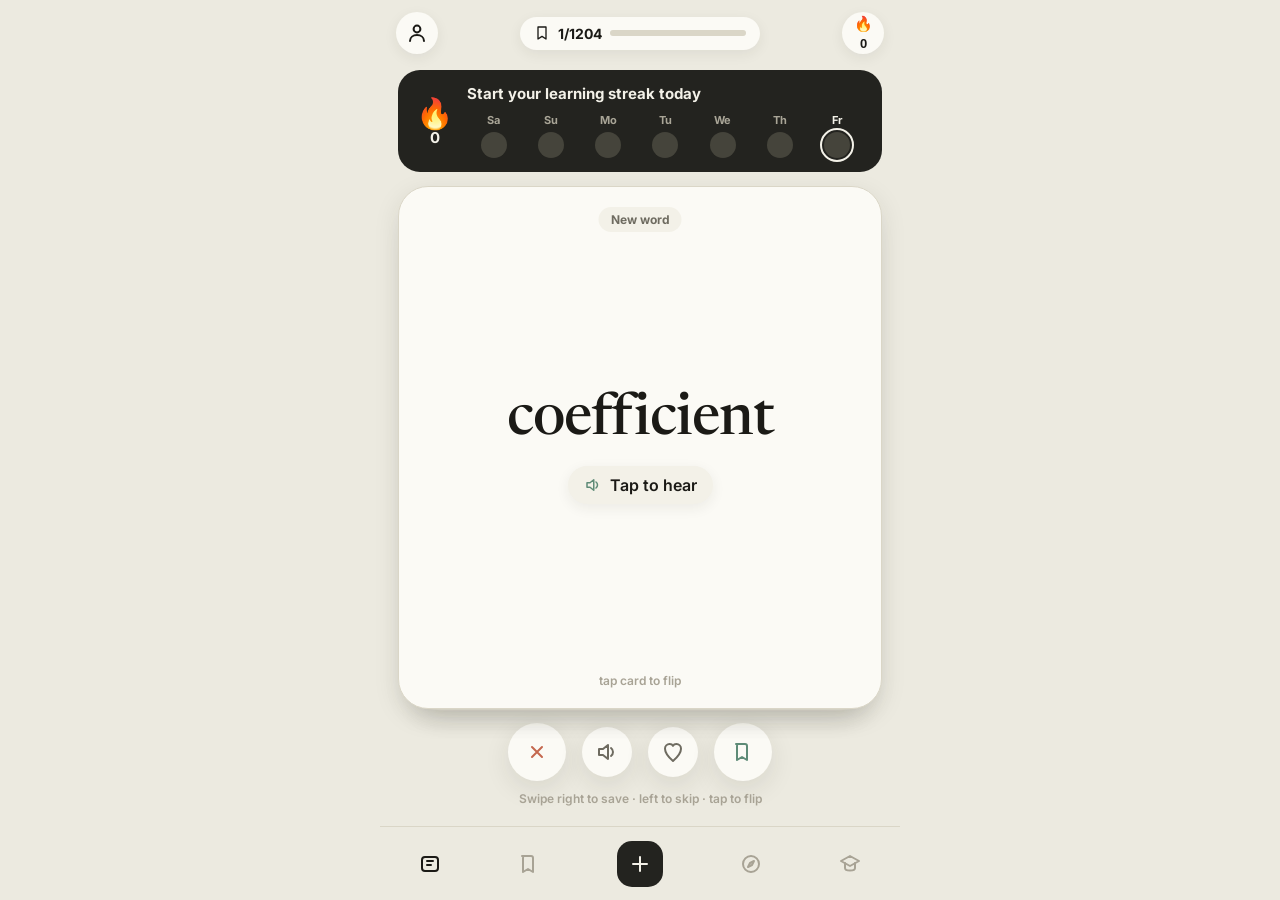
<file: index.html>
<!DOCTYPE html>
<html lang="en">
<head>
  <meta charset="UTF-8" />
  <meta name="viewport" content="width=device-width, initial-scale=1, viewport-fit=cover, maximum-scale=1, user-scalable=no" />
  <meta name="theme-color" content="#ECEAE0" />
  <meta name="apple-mobile-web-app-capable" content="yes" />
  <meta name="apple-mobile-web-app-status-bar-style" content="default" />
  <meta name="apple-mobile-web-app-title" content="VocabMaster" />
  <title>VocabMaster</title>
  <link rel="manifest" href="manifest.webmanifest" />
  <link rel="preconnect" href="https://fonts.googleapis.com" />
  <link rel="preconnect" href="https://fonts.gstatic.com" crossorigin />
  <link href="https://fonts.googleapis.com/css2?family=Newsreader:opsz,wght@6..72,400;6..72,500;6..72,600&family=Inter:wght@400;500;600;700;800&display=swap" rel="stylesheet" />
  <link rel="icon" href="icons/icon.svg" type="image/svg+xml" />
  <link rel="apple-touch-icon" href="icons/apple-touch-icon.png" />
  <link rel="stylesheet" href="styles.css" />
</head>
<body>
  <div id="app">
    <header class="topbar">
      <button class="icon-btn" id="menuBtn" aria-label="Profile & backup">
        <svg viewBox="0 0 24 24" class="ic"><circle cx="12" cy="8" r="3.4"/><path d="M5 20c0-3.6 3.1-6 7-6s7 2.4 7 6"/></svg>
      </button>
      <div class="progress-pill" id="progressPill">
        <svg viewBox="0 0 24 24" class="ic sm"><path d="M6 3h12v18l-6-4-6 4z"/></svg>
        <span id="progressText">0/0</span>
        <div class="pp-track"><div class="pp-bar" id="progressBar"></div></div>
      </div>
      <button class="icon-btn" id="statsBtn" aria-label="Streak">
        <span class="mini-flame">🔥</span><span class="mini-streak" id="miniStreak">0</span>
      </button>
    </header>

    <main id="main">
      <!-- ===== LEARN / SWIPE ===== -->
      <section class="view" id="view-review" data-view="review">
        <div class="streak-strip" id="streakStrip">
          <div class="ss-flame"><span>🔥</span><b id="ssCount">1</b></div>
          <div class="ss-right">
            <div class="ss-title" id="ssTitle">Day 1 of your learning streak</div>
            <div class="ss-week" id="ssWeek"></div>
          </div>
        </div>
        <div class="scope-bar hidden" id="scopeBar">
          <span class="scope-txt">Topic: <b id="scopeLabel"></b></span>
          <button class="scope-clear" id="scopeClear">Show all words</button>
        </div>
        <div class="deck-area" id="deckArea"></div>
        <div class="swipe-controls" id="swipeControls">
          <button class="rank-btn struggling" id="btnMiss" aria-label="Skip">
            <svg viewBox="0 0 24 24" class="ic"><path d="M7 7l10 10M17 7L7 17"/></svg>
          </button>
          <button class="rank-btn ghost" id="btnPron" aria-label="Pronounce">
            <svg viewBox="0 0 24 24" class="ic"><path d="M4 9v6h4l5 4V5L8 9z"/><path d="M16 8a5 5 0 010 8"/></svg>
          </button>
          <button class="rank-btn ghost heart-btn" id="btnFav" aria-label="Favorite">
            <svg viewBox="0 0 24 24" class="ic heart"><path d="M12 21C12 21 4 14 4 8.7 4 6 6 4 8.6 4c1.5 0 2.8.7 3.4 1.9C12.6 4.7 13.9 4 15.4 4 18 4 20 6 20 8.7 20 14 12 21 12 21z"/></svg>
          </button>
          <button class="rank-btn got heart-btn" id="btnGot" aria-label="Save to my list">
            <svg viewBox="0 0 24 24" class="ic"><path d="M5 4h9a2 2 0 012 2v14l-5-3-5 3V6a2 2 0 011-2z"/></svg>
          </button>
        </div>
        <p class="explorer-hint" id="learnHint">Swipe right to save · left to skip · tap to flip</p>
        <div class="empty-state hidden" id="reviewEmpty">
          <div class="empty-emoji">✦</div>
          <h2>No words here</h2>
          <p>This topic is empty. Explore other words or add your own.</p>
          <button class="btn primary" data-goto="explore">Explore words</button>
        </div>
      </section>

      <!-- ===== WORDS / LIBRARY ===== -->
      <section class="view hidden" id="view-library" data-view="library">
        <div class="view-head">
          <h1 class="view-title">Your words</h1>
          <p class="view-sub" id="libraryCount">0 words</p>
        </div>
        <div class="search-row"><input type="search" id="searchInput" class="search-input" placeholder="Search words…" /></div>
        <div class="folder-row" id="folderRow"></div>
        <div class="folder-actions hidden" id="folderActions">
          <button class="btn tiny" id="folderSwipe">🃏 Swipe these</button>
          <button class="btn tiny" id="folderQuiz">🎯 Quiz these</button>
          <button class="btn tiny" id="folderEdit">✎ Edit</button>
        </div>
        <div class="filter-chips" id="filterChips">
          <button class="chip active" data-filter="all">All</button>
          <button class="chip" data-filter="favorite">♥ Saved</button>
          <button class="chip" data-filter="struggling">Struggling</button>
          <button class="chip" data-filter="learning">Learning</button>
          <button class="chip" data-filter="mastered">Locked in</button>
        </div>
        <div class="word-list" id="wordList"></div>
        <div class="empty-state hidden" id="libraryEmpty">
          <div class="empty-emoji">❦</div>
          <h2>No words yet</h2>
          <p>Add a screenshot, or explore the built-in word packs.</p>
          <button class="btn primary" data-goto="explore">Explore words</button>
        </div>
      </section>

      <!-- ===== ADD / UPLOAD ===== -->
      <section class="view hidden" id="view-upload" data-view="upload">
        <div class="view-head"><h1 class="view-title">Add words</h1>
          <p class="view-sub">Pick a screenshot or snap a photo — we'll read the words.</p></div>
        <div id="uploadIdle">
          <label class="dropzone" id="dzLibrary">
            <input type="file" id="fileInput" accept="image/*" hidden />
            <div class="dz-emoji">🖼️</div><div class="dz-title">Choose a screenshot</div>
            <div class="dz-sub">From your photo library or files</div>
          </label>
          <label class="dropzone slim" id="dzCamera">
            <input type="file" id="cameraInput" accept="image/*" capture="environment" hidden />
            <div class="dz-emoji">📸</div><div class="dz-title">Take a photo</div>
          </label>
          <div class="or-line"><span>or add one by hand</span></div>
          <button class="btn ghost block" id="manualAddBtn">✍️ Type a word</button>
        </div>
        <div id="uploadProcessing" class="hidden">
          <div class="processing-card"><div class="spinner"></div>
            <div class="processing-title" id="processingTitle">Reading your words…</div>
            <div class="progress"><div class="progress-bar" id="ocrProgress"></div></div>
            <div class="processing-sub">This can take a moment on the first run.</div></div>
        </div>
        <div id="uploadReview" class="hidden">
          <div class="review-head-row"><h2 class="section-title" id="foundTitle">Found words</h2>
            <button class="btn tiny" id="autoDefineBtn">✨ Auto-define</button></div>
          <p class="hint">Edit anything, delete what you don't want, then save. Blank definitions fill in automatically.</p>
          <div id="foundList" class="found-list"></div>
          <button class="btn ghost block" id="addRowBtn">＋ Add another</button>
          <div class="sticky-actions"><button class="btn ghost" id="cancelReviewBtn">Cancel</button>
            <button class="btn primary" id="saveWordsBtn">Save words</button></div>
        </div>
      </section>

      <!-- ===== EXPLORE ===== -->
      <section class="view hidden" id="view-explore" data-view="explore">
        <div class="view-head"><h1 class="view-title">Explore</h1>
          <p class="view-sub">Browse topics, or swipe every word on the Learn tab.</p></div>
        <div class="tile-grid" id="quickTiles">
          <button class="tile" data-tile="favorite"><span class="tile-ico">♥</span><span class="tile-label">Favorites</span><span class="tile-count" id="tileFav">0</span></button>
          <button class="tile" data-tile="mine"><span class="tile-ico">✍️</span><span class="tile-label">Your words</span><span class="tile-count" id="tileMine">0</span></button>
          <button class="tile" data-tile="history"><span class="tile-ico">🕘</span><span class="tile-label">History</span><span class="tile-count" id="tileHist">0</span></button>
          <button class="tile" data-tile="surprise"><span class="tile-ico">🎲</span><span class="tile-label">Surprise me</span><span class="tile-count">→</span></button>
        </div>
        <h2 class="section-title" style="margin-top:22px">Topics</h2>
        <p class="hint">Curated packs — all free. Tap to browse, swipe, or quiz.</p>
        <div class="topic-grid" id="topicGrid"></div>
      </section>

      <!-- ===== PRACTICE ===== -->
      <section class="view hidden" id="view-practice" data-view="practice">
        <div id="practiceHome">
          <div class="view-head"><h1 class="view-title">Practice</h1>
            <p class="view-sub">Test yourself and make it stick.</p></div>
          <div class="quiz-note" id="practiceNote" style="text-align:left;margin:0 0 14px"></div>
          <h2 class="section-title">Challenges</h2>
          <div class="challenge-grid" id="challengeGrid">
            <button class="challenge-card" data-mode="rush"><span class="ch-emoji">⚡</span><span class="ch-title">Rush</span><span class="ch-sub">3 lives · go fast</span></button>
            <button class="challenge-card" data-mode="sprint"><span class="ch-emoji">⏱️</span><span class="ch-title">Sprint</span><span class="ch-sub">60 seconds</span></button>
            <button class="challenge-card" data-mode="perfection"><span class="ch-emoji">💯</span><span class="ch-title">Perfection</span><span class="ch-sub">one mistake ends it</span></button>
          </div>
          <h2 class="section-title" style="margin-top:22px">Quiz</h2>
          <button class="mode-card" data-mode="mc"><span class="mode-emoji">🎯</span>
            <div class="mode-text"><div class="mode-title">Multiple choice</div><div class="mode-sub">See a word, pick the meaning</div></div>
            <div class="mode-arrow">→</div></button>
          <button class="mode-card" data-mode="type"><span class="mode-emoji">⌨️</span>
            <div class="mode-text"><div class="mode-title">Type the answer</div><div class="mode-sub">See the meaning, type the word</div></div>
            <div class="mode-arrow">→</div></button>
        </div>

        <div id="quizRun" class="hidden">
          <div class="play-header" id="playHeader"></div>
          <div class="quiz-progress-row">
            <div class="progress slim"><div class="progress-bar" id="quizProgress"></div></div>
            <div class="quiz-score" id="quizScore">0</div>
          </div>
          <div id="quizQuestion"></div>
          <button class="btn ghost block" id="quizQuit" style="margin-top:18px">Quit</button>
        </div>

        <div id="quizResults" class="hidden">
          <div class="results-card">
            <div class="results-emoji" id="resultsEmoji">✦</div>
            <div class="results-score" id="resultsScore">0</div>
            <div class="results-title" id="resultsTitle">Nice work!</div>
            <div class="results-sub" id="resultsSub"></div>
            <button class="btn primary block" id="quizAgainBtn">Play again</button>
            <button class="btn ghost block" id="quizDoneBtn">Done</button>
          </div>
        </div>
      </section>
    </main>

    <nav class="tabbar" id="tabbar">
      <button class="tab active" data-view="review" aria-label="Learn">
        <svg viewBox="0 0 24 24" class="ic"><rect x="4" y="5" width="16" height="14" rx="3"/><path d="M9 9h6M9 13h4"/></svg></button>
      <button class="tab" data-view="library" aria-label="Words">
        <svg viewBox="0 0 24 24" class="ic"><path d="M5 4h9a2 2 0 012 2v14l-5-3-5 3V6a2 2 0 011-2z"/></svg></button>
      <button class="tab tab-add" data-view="upload" aria-label="Add">
        <svg viewBox="0 0 24 24" class="ic"><path d="M12 5v14M5 12h14"/></svg></button>
      <button class="tab" data-view="explore" aria-label="Explore">
        <svg viewBox="0 0 24 24" class="ic"><circle cx="12" cy="12" r="8"/><path d="M15 9l-2 4-4 2 2-4z"/></svg></button>
      <button class="tab" data-view="practice" aria-label="Practice">
        <svg viewBox="0 0 24 24" class="ic"><path d="M3 9l9-5 9 5-9 5z"/><path d="M7 11v5c0 1.4 2.2 2.5 5 2.5s5-1.1 5-2.5v-5"/></svg></button>
    </nav>
  </div>

  <!-- Topic (pack) sheet -->
  <div class="sheet-backdrop hidden" id="topicBackdrop"></div>
  <div class="sheet topic-sheet hidden" id="topicSheet"><div class="sheet-handle"></div><div id="topicBody"></div></div>

  <!-- Folder picker sheet -->
  <div class="sheet-backdrop hidden" id="pickerBackdrop"></div>
  <div class="sheet hidden" id="pickerSheet">
    <div class="sheet-handle"></div>
    <h2 class="sheet-title" id="pickerTitle">Add to a folder</h2>
    <p class="hint" id="pickerHint"></p>
    <div id="pickerList"></div>
    <button class="btn ghost block" id="pickerNew">＋ New folder</button>
    <button class="btn ghost block" id="pickerSkip">Skip</button>
  </div>

  <!-- Word detail sheet -->
  <div class="sheet-backdrop hidden" id="detailBackdrop"></div>
  <div class="sheet detail-sheet hidden" id="detailSheet"><div class="sheet-handle"></div><div id="detailBody"></div></div>

  <!-- Menu / backup sheet -->
  <div class="sheet-backdrop hidden" id="sheetBackdrop"></div>
  <div class="sheet hidden" id="menuSheet">
    <div class="sheet-handle"></div>
    <h2 class="sheet-title">Backup &amp; settings</h2>
    <button class="sheet-row" id="exportBtn"><span>⬇️</span> Export my words (backup)</button>
    <label class="sheet-row" for="importInput"><span>⬆️</span> Import from a backup file
      <input type="file" id="importInput" accept="application/json,.json" hidden /></label>
    <button class="sheet-row" id="shareBtn"><span>📤</span> Share / save backup</button>
    <div class="sheet-note" id="storageNote"></div>
    <button class="sheet-row danger" id="wipeBtn"><span>🗑️</span> Delete everything</button>
    <button class="btn ghost block" id="closeSheetBtn">Close</button>
  </div>

  <div id="toast" class="toast hidden"></div>
  <script type="module" src="app.js"></script>
</body>
</html>
</file>
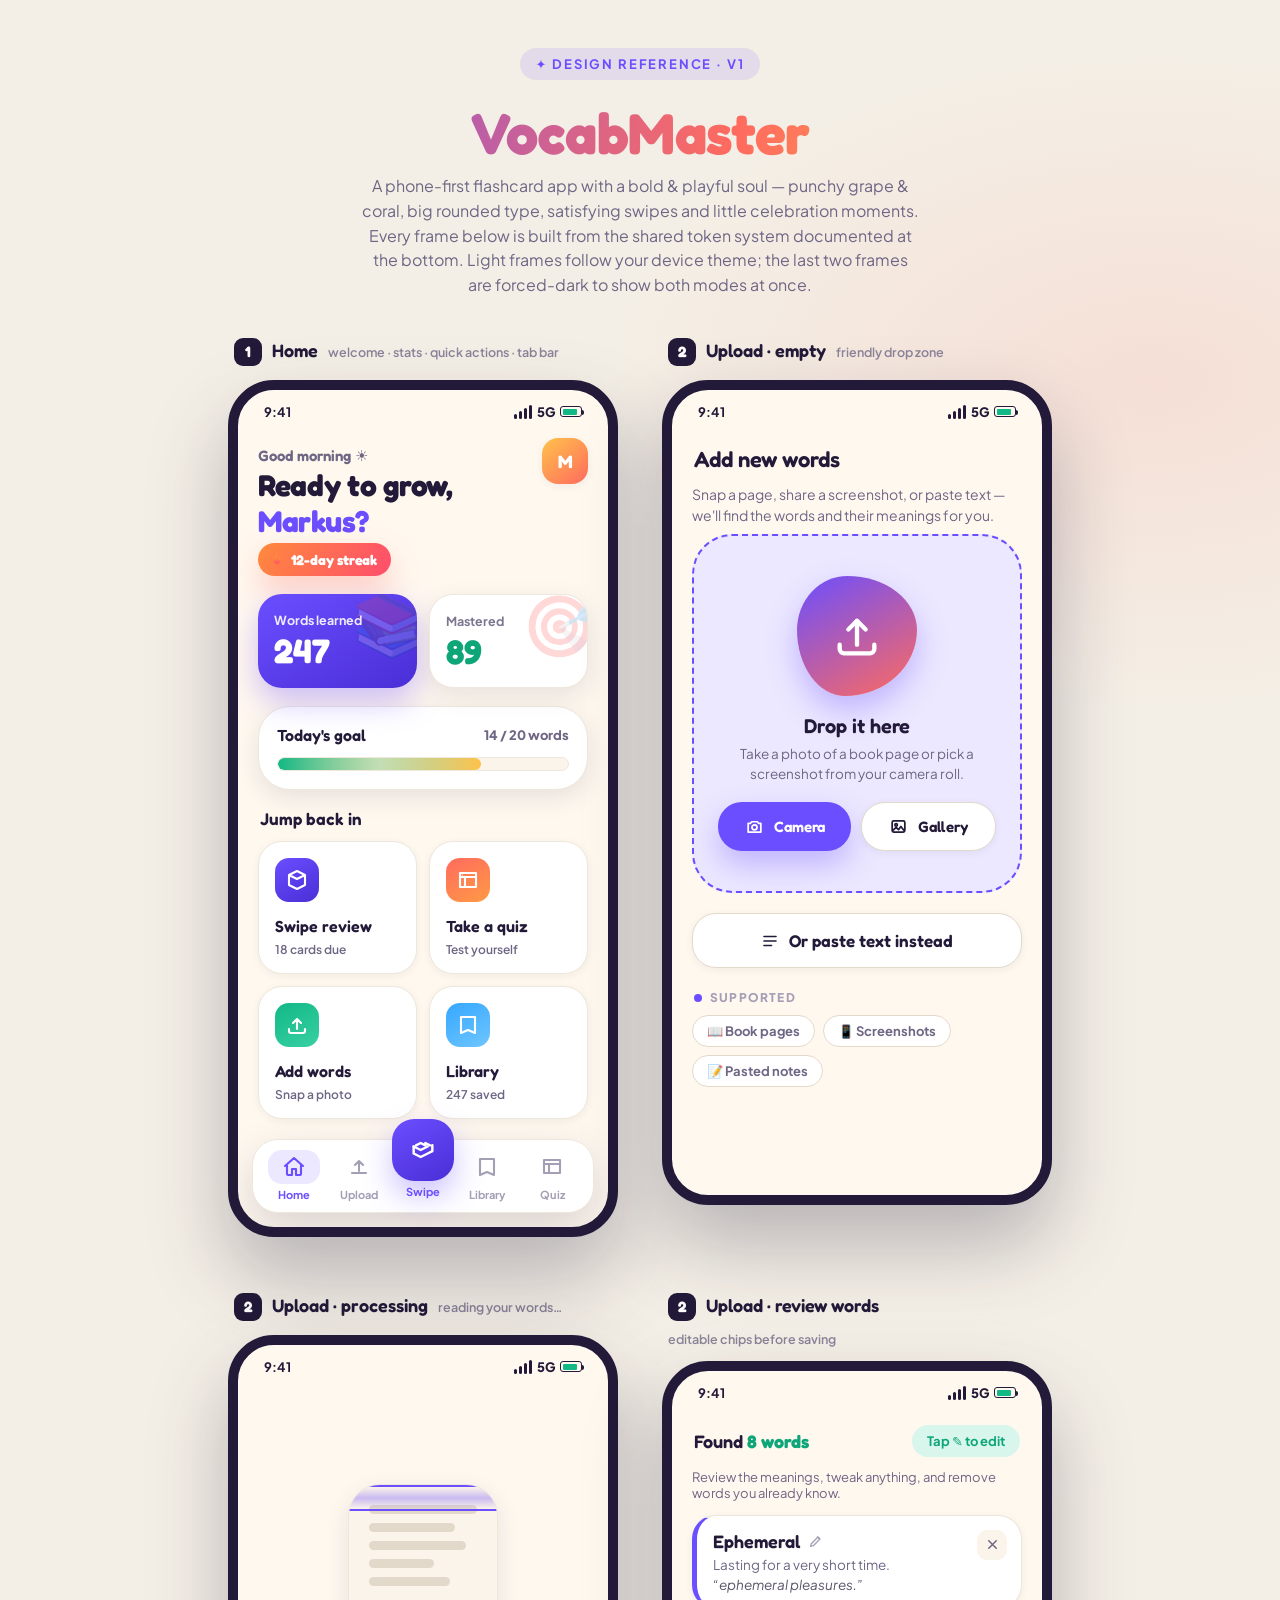
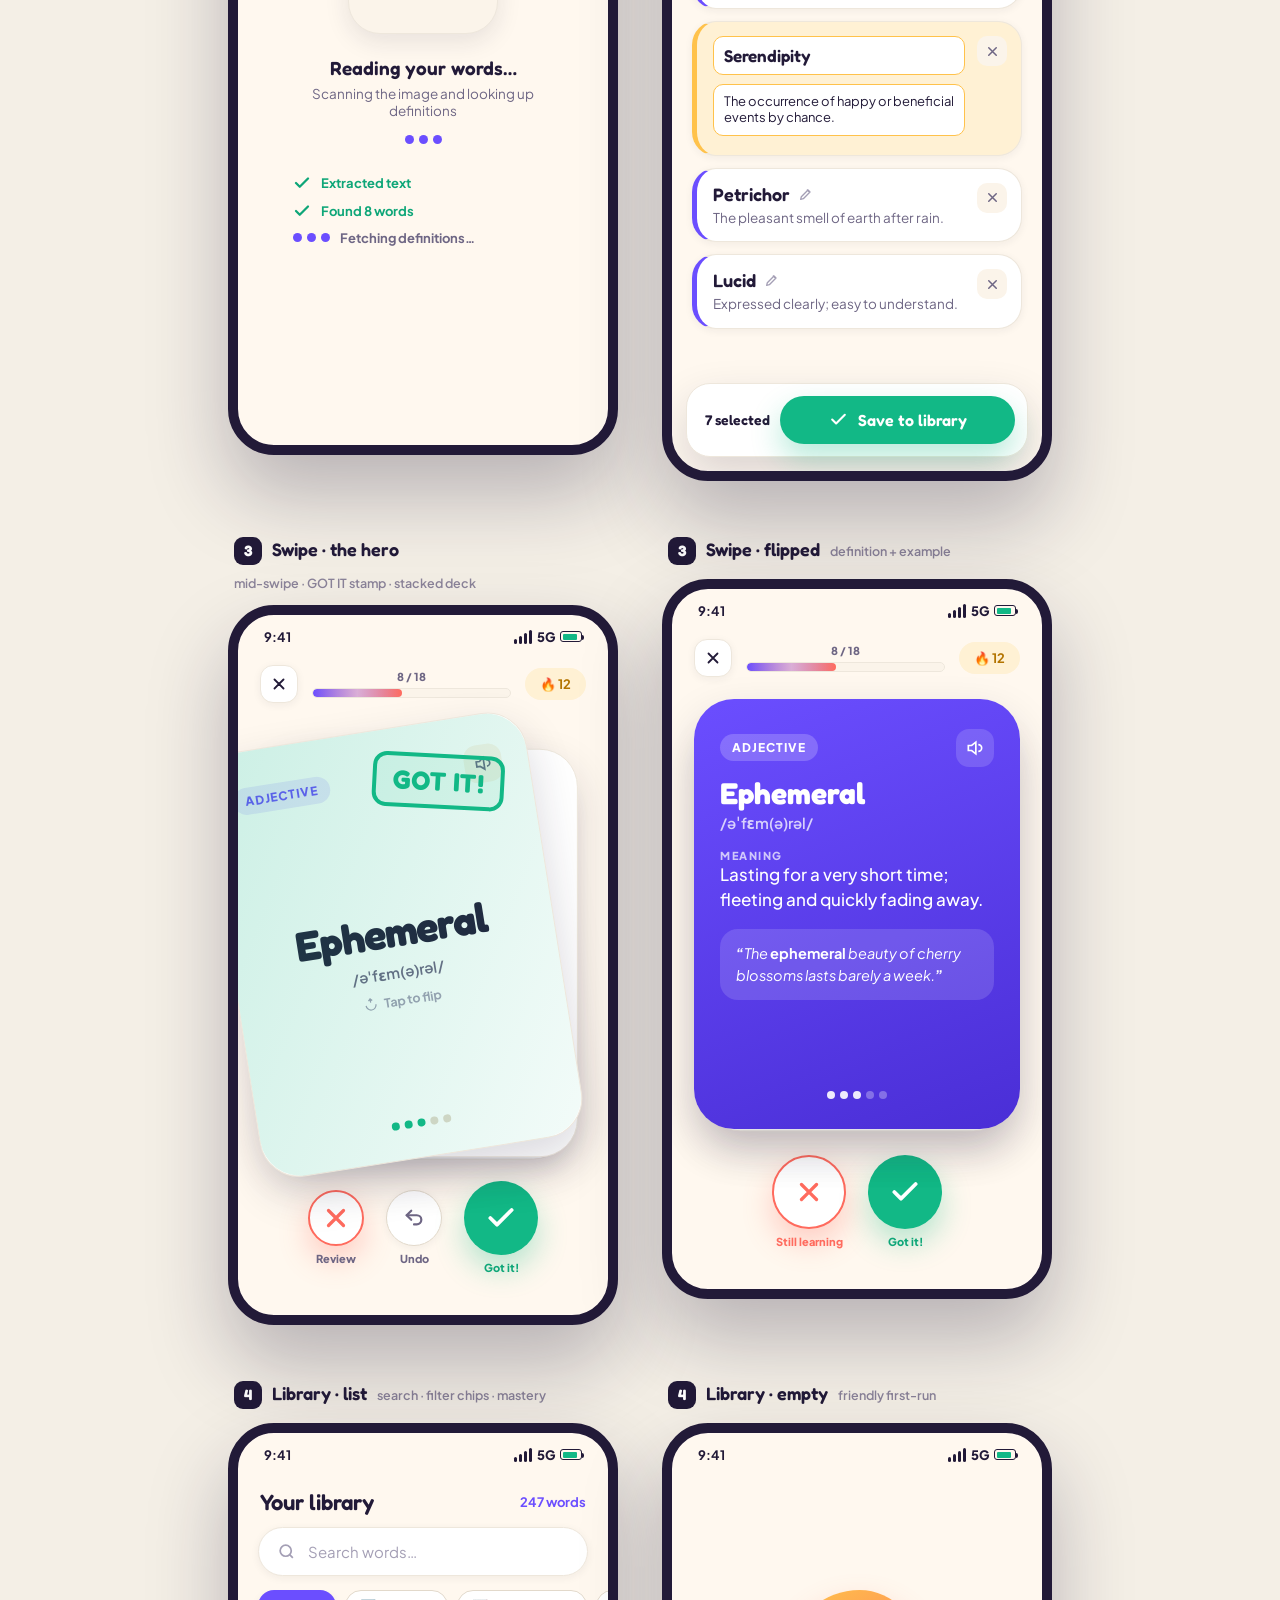
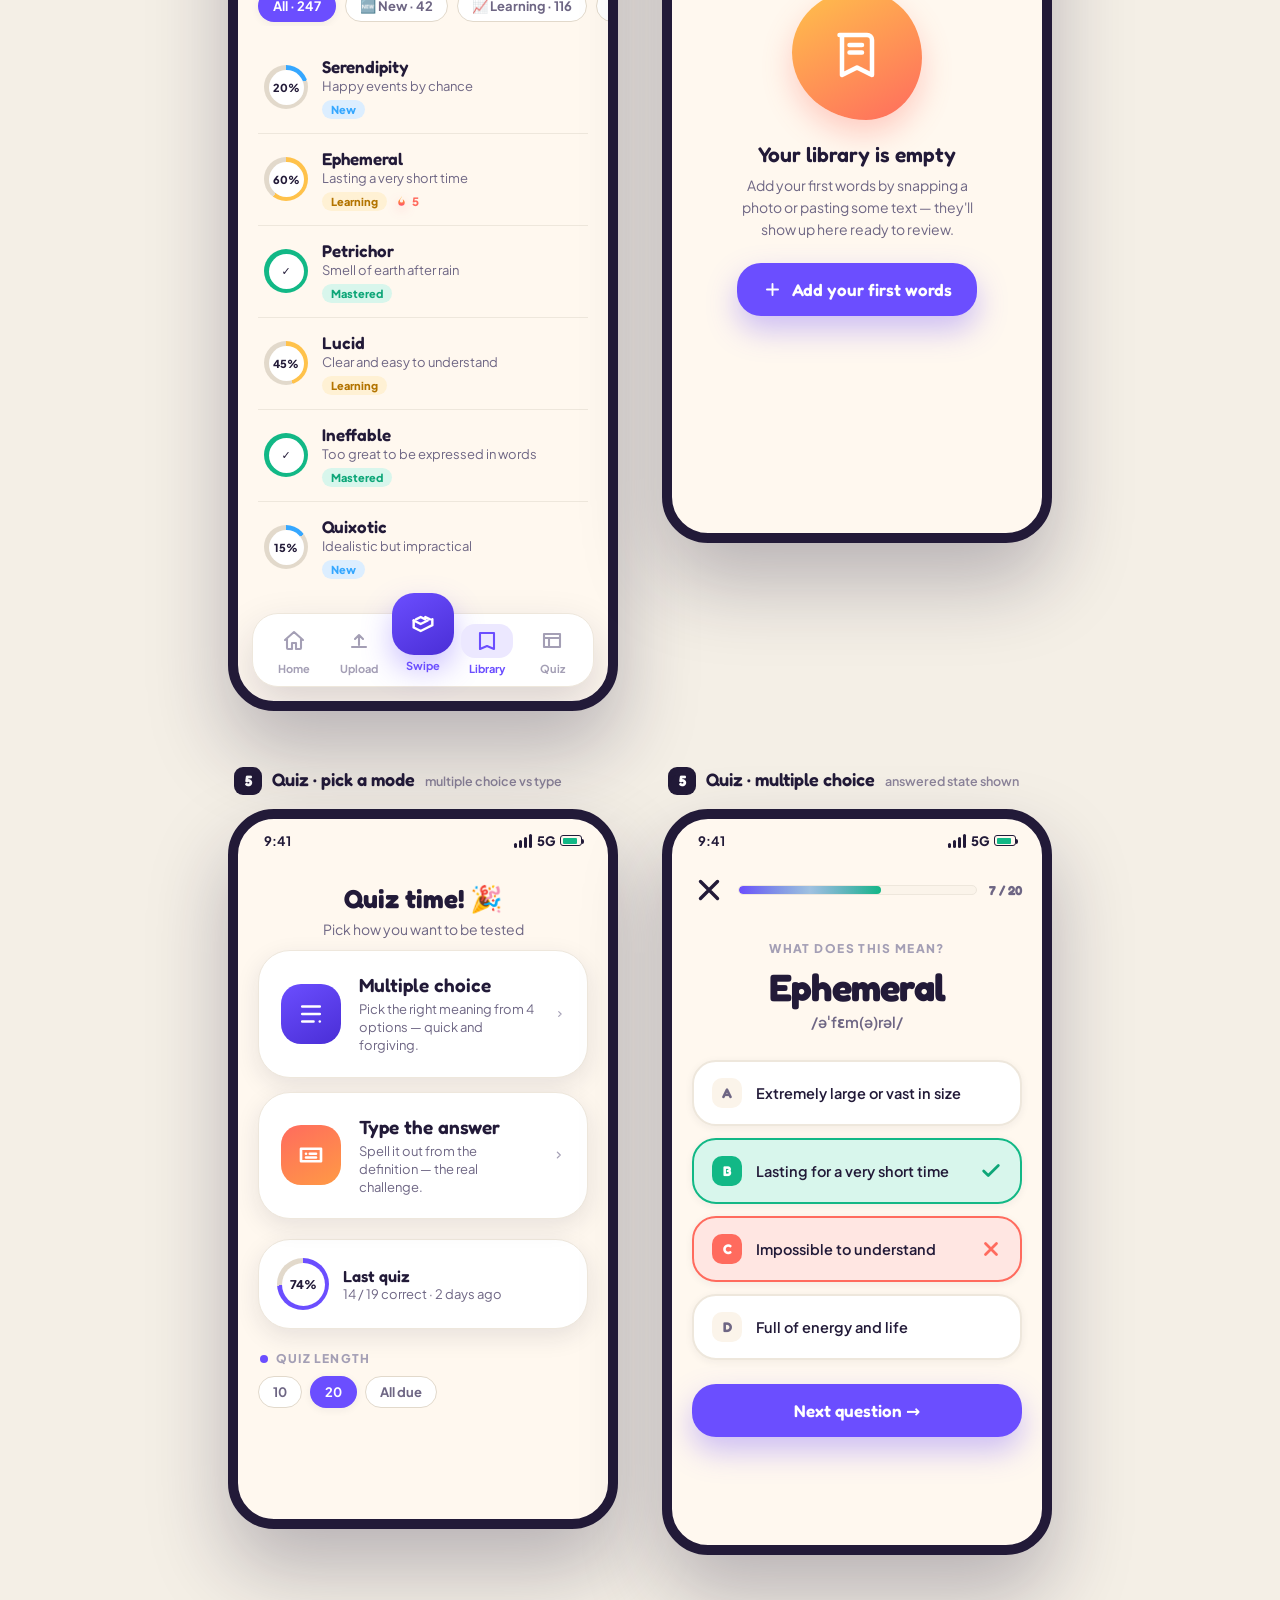
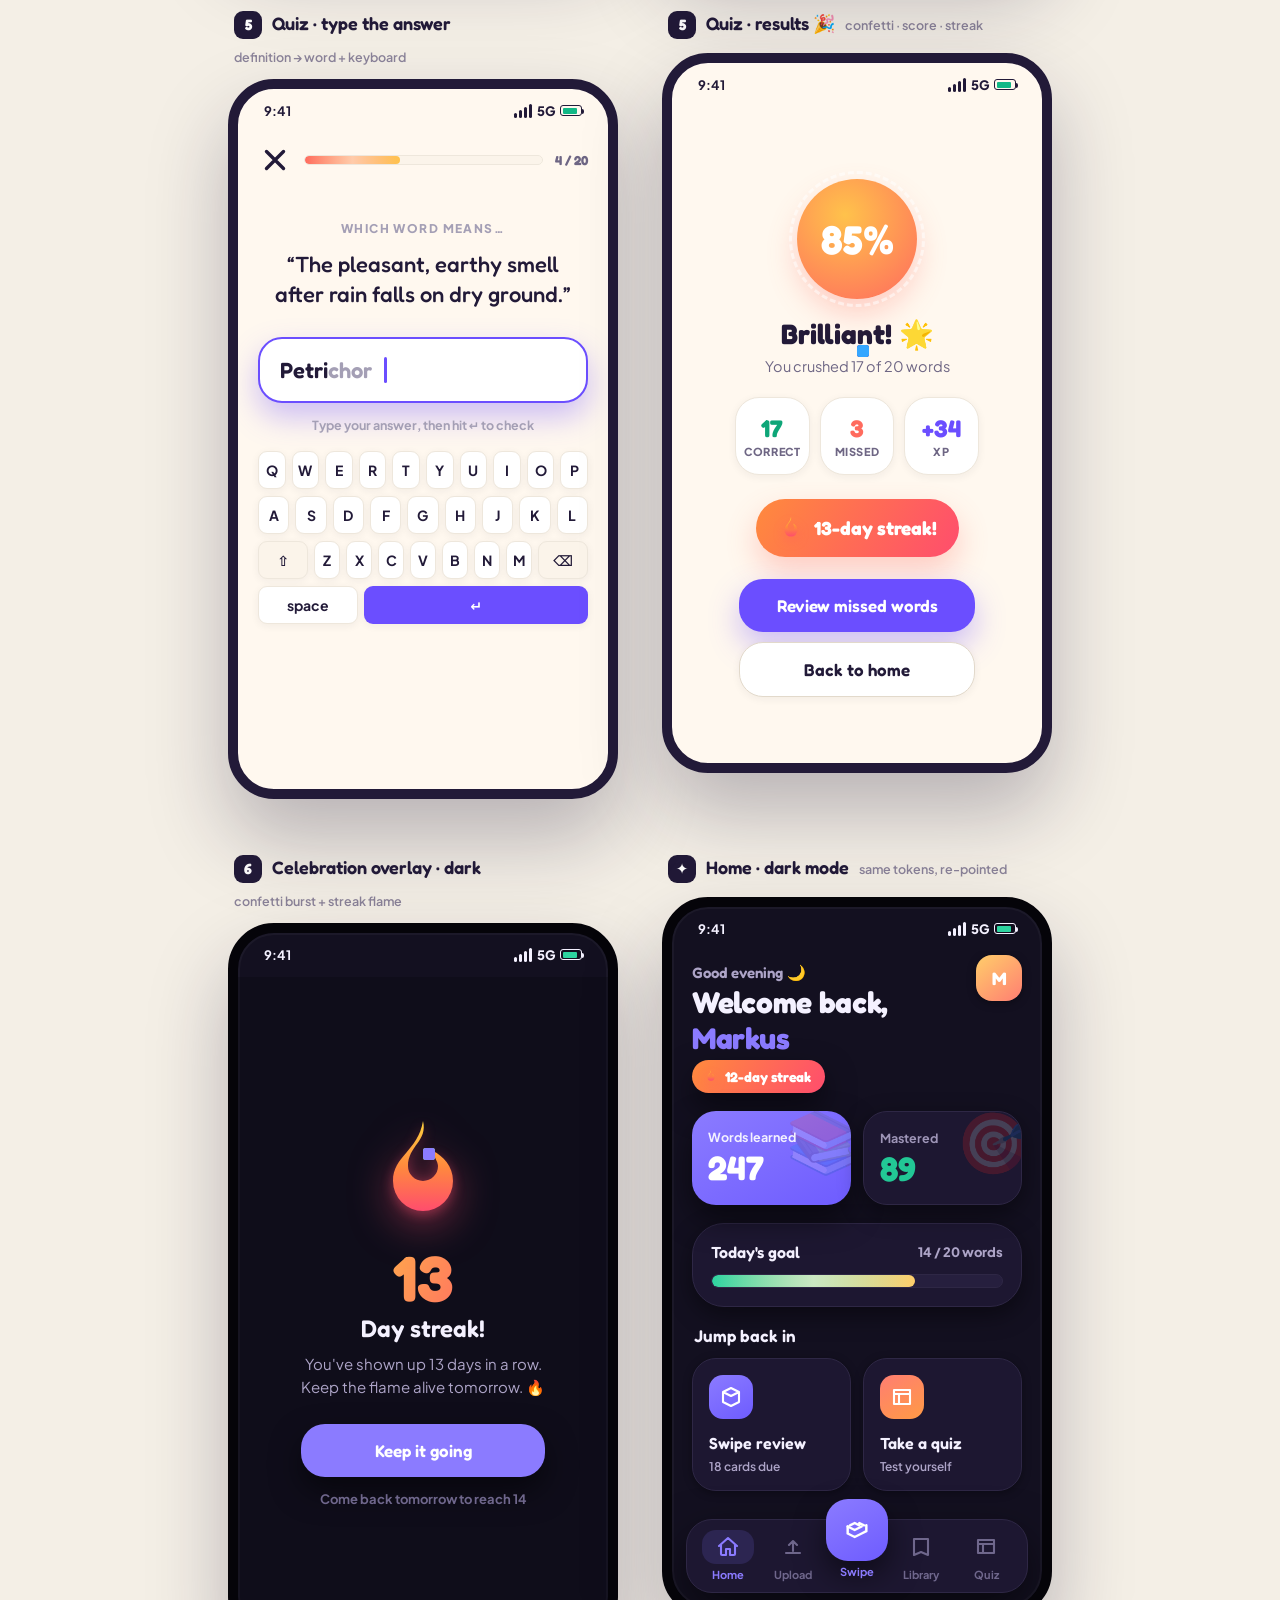
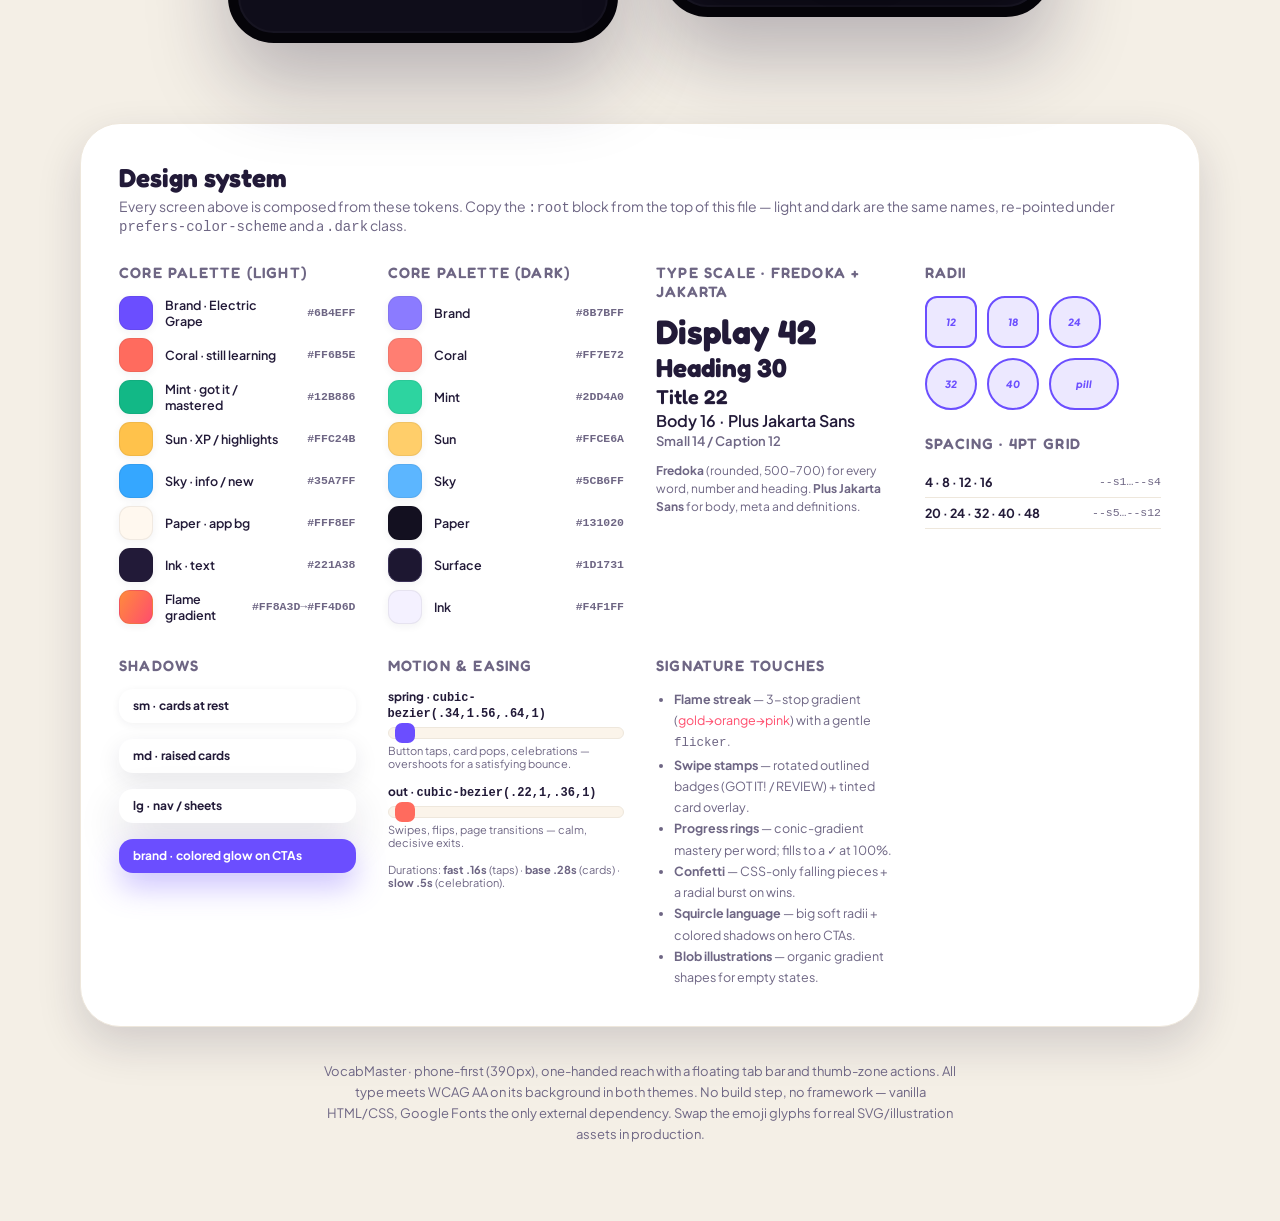
<file: design/mockup.html>
<!DOCTYPE html>
<html lang="en">
<head>
<meta charset="UTF-8">
<meta name="viewport" content="width=device-width, initial-scale=1.0">
<title>VocabMaster — Design Reference</title>
<link rel="preconnect" href="https://fonts.googleapis.com">
<link rel="preconnect" href="https://fonts.gstatic.com" crossorigin>
<link href="https://fonts.googleapis.com/css2?family=Fredoka:wght@400;500;600;700&family=Plus+Jakarta+Sans:wght@400;500;600;700;800&display=swap" rel="stylesheet">
<style>
/* ============================================================
   VOCABMASTER — DESIGN TOKENS
   The single source of truth. Everything below references these.
   ============================================================ */
:root{
  /* --- Brand color ramp: "Electric Grape" --- */
  --brand:        #6B4EFF;   /* primary violet */
  --brand-600:    #5A3AF0;
  --brand-700:    #4A2ED6;
  --brand-soft:   #ECE8FF;   /* tinted surface */
  --brand-ink:    #FFFFFF;   /* text on brand */

  /* --- Accents --- */
  --coral:        #FF6B5E;   /* "Review / still learning" */
  --coral-soft:   #FFE6E2;
  --sun:          #FFC24B;   /* highlights, stars, XP */
  --sun-soft:     #FFF1D4;
  --mint:         #12B886;   /* "Got it / mastered" success */
  --mint-600:     #0EA678;
  --mint-soft:    #D8F6EC;
  --sky:          #35A7FF;   /* info / links */
  --sky-soft:     #DCEEFF;

  /* --- Flame gradient (streak motif) --- */
  --flame-1:      #FFD23F;
  --flame-2:      #FF8A3D;
  --flame-3:      #FF4D6D;

  /* --- Neutral / ink --- */
  --paper:        #FFF8EF;   /* app background, warm */
  --surface:      #FFFFFF;   /* cards */
  --surface-2:    #FBF4EA;   /* recessed / secondary */
  --ink:          #221A38;   /* primary text, deep plum-black */
  --ink-soft:     #6E6684;   /* secondary text */
  --ink-faint:    #A49FB5;   /* tertiary / placeholder */
  --line:         #EEE7DC;   /* hairline borders */
  --line-strong:  #E2D9CB;

  /* --- Typography --- */
  --font-display: 'Fredoka', system-ui, sans-serif;
  --font-body:    'Plus Jakarta Sans', system-ui, sans-serif;
  --t-display:    2.6rem;   /* 41.6px  hero word */
  --t-h1:         1.875rem; /* 30px */
  --t-h2:         1.375rem; /* 22px */
  --t-h3:         1.125rem; /* 18px */
  --t-body:       1rem;     /* 16px */
  --t-sm:         0.875rem; /* 14px */
  --t-xs:         0.75rem;  /* 12px */
  --lh-tight:     1.05;
  --lh-body:      1.5;

  /* --- Spacing scale (4pt) --- */
  --s1: 4px;  --s2: 8px;  --s3: 12px; --s4: 16px;
  --s5: 20px; --s6: 24px; --s8: 32px; --s10: 40px; --s12: 48px;

  /* --- Radii (squircle-soft) --- */
  --r-sm: 12px; --r-md: 18px; --r-lg: 24px; --r-xl: 32px;
  --r-2xl: 40px; --r-pill: 999px;

  /* --- Shadows: soft, big, occasionally colored --- */
  --shadow-sm:   0 2px 8px rgba(34,26,56,.06);
  --shadow-md:   0 8px 24px rgba(34,26,56,.10);
  --shadow-lg:   0 18px 44px rgba(34,26,56,.16);
  --shadow-brand:0 14px 30px rgba(107,78,255,.34);
  --shadow-mint: 0 14px 30px rgba(18,184,134,.30);
  --shadow-coral:0 14px 30px rgba(255,107,94,.30);

  /* --- Motion --- */
  --ease-out:    cubic-bezier(.22,1,.36,1);      /* calm exits */
  --ease-spring: cubic-bezier(.34,1.56,.64,1);   /* satisfying overshoot */
  --dur-fast:    .16s;
  --dur:         .28s;
  --dur-slow:    .5s;
}

/* ---- DARK MODE: same token names, re-pointed. ----
   Applied via system preference AND via .dark for the always-dark demo frames. */
@media (prefers-color-scheme: dark){ :root:not(.force-light){ color-scheme: dark; } }

.dark,
@media (prefers-color-scheme: dark){ :root:not(.force-light) }
{}

/* explicit dark token set reused by both the media query and .dark utility */
:root.dark, .dark{
  --brand:        #8B7BFF;
  --brand-600:    #7C6BFF;
  --brand-700:    #6E5CFF;
  --brand-soft:   #2C2551;
  --brand-ink:    #FFFFFF;

  --coral:        #FF7E72;
  --coral-soft:   #3A2530;
  --sun:          #FFCE6A;
  --sun-soft:     #38301E;
  --mint:         #2DD4A0;
  --mint-600:     #22C795;
  --mint-soft:    #123A31;
  --sky:          #5CB6FF;
  --sky-soft:     #10304A;

  --paper:        #131020;
  --surface:      #1D1731;
  --surface-2:    #261F3E;
  --ink:          #F4F1FF;
  --ink-soft:     #ADA4C7;
  --ink-faint:    #6F678C;
  --line:         #2E2745;
  --line-strong:  #3A3157;

  --shadow-sm:   0 2px 8px rgba(0,0,0,.35);
  --shadow-md:   0 8px 24px rgba(0,0,0,.45);
  --shadow-lg:   0 18px 44px rgba(0,0,0,.55);
  --shadow-brand:0 14px 30px rgba(0,0,0,.5);
  --shadow-mint: 0 14px 30px rgba(0,0,0,.5);
  --shadow-coral:0 14px 30px rgba(0,0,0,.5);
}
@media (prefers-color-scheme: dark){
  :root:not(.force-light){
    --brand:#8B7BFF; --brand-600:#7C6BFF; --brand-700:#6E5CFF; --brand-soft:#2C2551; --brand-ink:#FFFFFF;
    --coral:#FF7E72; --coral-soft:#3A2530; --sun:#FFCE6A; --sun-soft:#38301E;
    --mint:#2DD4A0; --mint-600:#22C795; --mint-soft:#123A31; --sky:#5CB6FF; --sky-soft:#10304A;
    --paper:#131020; --surface:#1D1731; --surface-2:#261F3E;
    --ink:#F4F1FF; --ink-soft:#ADA4C7; --ink-faint:#6F678C; --line:#2E2745; --line-strong:#3A3157;
    --shadow-sm:0 2px 8px rgba(0,0,0,.35); --shadow-md:0 8px 24px rgba(0,0,0,.45);
    --shadow-lg:0 18px 44px rgba(0,0,0,.55); --shadow-brand:0 14px 30px rgba(0,0,0,.5);
    --shadow-mint:0 14px 30px rgba(0,0,0,.5); --shadow-coral:0 14px 30px rgba(0,0,0,.5);
  }
}

/* ============================================================
   PAGE / GALLERY CHROME  (not part of the app itself)
   ============================================================ */
*{box-sizing:border-box; -webkit-tap-highlight-color:transparent;}
body{
  margin:0;
  font-family:var(--font-body);
  background:
     radial-gradient(1200px 600px at 15% -5%, rgba(107,78,255,.14), transparent 60%),
     radial-gradient(1000px 600px at 90% 5%, rgba(255,107,94,.12), transparent 55%),
     #F4EFE6;
  color:#221A38;
  padding:48px 20px 80px;
}
@media (prefers-color-scheme: dark){
  body{ background:
     radial-gradient(1200px 600px at 15% -5%, rgba(107,78,255,.22), transparent 60%),
     radial-gradient(1000px 600px at 90% 5%, rgba(255,77,109,.16), transparent 55%),
     #0C0A16;
     color:#F4F1FF;
  }
}
.page-head{max-width:960px; margin:0 auto 40px; text-align:center;}
.page-head .kicker{
  display:inline-flex; align-items:center; gap:8px; font-weight:700; font-size:13px;
  letter-spacing:.14em; text-transform:uppercase; color:#6B4EFF;
  background:rgba(107,78,255,.12); padding:8px 16px; border-radius:999px;
}
@media (prefers-color-scheme: dark){ .page-head .kicker{color:#B7ABFF; background:rgba(139,123,255,.18);} }
.page-head h1{
  font-family:var(--font-display); font-weight:700; font-size:clamp(2.4rem,6vw,3.6rem);
  margin:18px 0 6px; letter-spacing:-.01em;
  background:linear-gradient(100deg,#6B4EFF,#FF6B5E 60%,#FFC24B);
  -webkit-background-clip:text; background-clip:text; -webkit-text-fill-color:transparent;
}
.page-head p{max-width:560px; margin:0 auto; color:#6E6684; font-size:16px; line-height:1.55;}
@media (prefers-color-scheme: dark){ .page-head p{color:#ADA4C7;} }

.grid{
  max-width:1320px; margin:0 auto;
  display:flex; flex-wrap:wrap; gap:56px 44px; justify-content:center; align-items:flex-start;
}
.frame-wrap{width:390px; max-width:100%;}
.frame-label{
  display:flex; align-items:baseline; gap:10px; margin:0 6px 14px; flex-wrap:wrap;
}
.frame-label .num{
  font-family:var(--font-display); font-weight:700; font-size:15px; color:#fff;
  background:#221A38; width:28px; height:28px; border-radius:9px;
  display:grid; place-items:center; flex:none;
}
@media (prefers-color-scheme: dark){ .frame-label .num{background:#8B7BFF;} }
.frame-label h2{font-family:var(--font-display); font-weight:600; font-size:18px; margin:0;}
.frame-label .tag{font-size:12.5px; color:#8b8399; font-weight:600;}
@media (prefers-color-scheme: dark){ .frame-label .tag{color:#8f87a8;} }

/* The phone frame */
.phone{
  position:relative; width:390px; max-width:100%; height:auto; min-height:720px;
  background:var(--paper); color:var(--ink);
  border-radius:46px; overflow:hidden;
  border:10px solid #221A38;
  box-shadow: 0 40px 80px rgba(34,26,56,.28), inset 0 0 0 2px rgba(255,255,255,.04);
  font-family:var(--font-body);
  display:flex; flex-direction:column;
}
.dark.phone{ border-color:#050409; }
@media (prefers-color-scheme: dark){ .phone{ border-color:#050409; } }

/* status bar */
.status{
  height:44px; flex:none; display:flex; align-items:center; justify-content:space-between;
  padding:0 26px; font-size:13px; font-weight:700; color:var(--ink);
}
.status .dots{display:flex; gap:5px; align-items:center;}
.status .sig{display:flex; gap:2px; align-items:flex-end;}
.status .sig i{width:3px; background:var(--ink); border-radius:2px; display:block;}
.status .sig i:nth-child(1){height:5px} .status .sig i:nth-child(2){height:8px}
.status .sig i:nth-child(3){height:11px} .status .sig i:nth-child(4){height:14px}
.status .batt{width:22px; height:11px; border:1.6px solid var(--ink); border-radius:3px; position:relative;}
.status .batt::after{content:""; position:absolute; right:-3px; top:3px; width:2px; height:5px; background:var(--ink); border-radius:0 2px 2px 0;}
.status .batt::before{content:""; position:absolute; inset:1.5px; width:70%; background:var(--mint); border-radius:1px;}

/* app scroll body */
.app{flex:1; display:flex; flex-direction:column; overflow:hidden; position:relative;}
.scroll{flex:1; overflow:auto; padding:4px 20px 108px;}
.scroll::-webkit-scrollbar{display:none;}

/* ============================================================
   SHARED APP COMPONENTS
   ============================================================ */
.chip{
  display:inline-flex; align-items:center; gap:6px; font-weight:700; font-size:13px;
  padding:7px 14px; border-radius:var(--r-pill); border:1.5px solid transparent; cursor:default;
}
.chip.solid{background:var(--brand); color:var(--brand-ink); box-shadow:var(--shadow-sm);}
.chip.ghost{background:var(--surface); color:var(--ink-soft); border-color:var(--line-strong);}
.chip.mint{background:var(--mint-soft); color:var(--mint-600);}
.chip.coral{background:var(--coral-soft); color:var(--coral);}
.chip.sun{background:var(--sun-soft); color:#B37400;}
@media (prefers-color-scheme: dark){ .chip.sun{color:var(--sun);} }

.btn{
  display:inline-flex; align-items:center; justify-content:center; gap:10px;
  font-family:var(--font-display); font-weight:600; font-size:17px;
  padding:16px 22px; border-radius:var(--r-lg); border:none; cursor:pointer;
  width:100%; transition:transform var(--dur) var(--ease-spring);
}
.btn:active{transform:scale(.97);}
.btn-primary{background:var(--brand); color:#fff; box-shadow:var(--shadow-brand);}
.btn-mint{background:var(--mint); color:#fff; box-shadow:var(--shadow-mint);}
.btn-ghost{background:var(--surface); color:var(--ink); box-shadow:var(--shadow-sm); border:1.5px solid var(--line-strong);}

.card{
  background:var(--surface); border-radius:var(--r-xl); box-shadow:var(--shadow-md);
  border:1px solid var(--line);
}

/* section heading */
.sec-h{display:flex; align-items:center; justify-content:space-between; margin:6px 2px 12px;}
.sec-h h3{font-family:var(--font-display); font-weight:600; font-size:17px; margin:0;}
.sec-h a{font-size:13px; font-weight:700; color:var(--brand); text-decoration:none;}

/* bottom nav */
.nav{
  position:absolute; left:14px; right:14px; bottom:14px; height:74px;
  background:var(--surface); border-radius:26px; box-shadow:var(--shadow-lg);
  border:1px solid var(--line);
  display:flex; align-items:center; justify-content:space-around; padding:0 8px; z-index:20;
}
.nav a{
  display:flex; flex-direction:column; align-items:center; gap:4px; text-decoration:none;
  color:var(--ink-faint); font-size:11px; font-weight:700; flex:1; padding:8px 0; border-radius:16px;
}
.nav a svg{width:24px; height:24px; stroke:currentColor; fill:none; stroke-width:2.1; stroke-linecap:round; stroke-linejoin:round;}
.nav a.active{color:var(--brand);}
.nav a.active .navpill{background:var(--brand-soft);}
.navpill{width:52px; height:34px; border-radius:14px; display:grid; place-items:center; transition:background var(--dur);}
/* FAB-style center swipe button */
.nav a.center{flex:none; margin-top:-34px;}
.nav a.center .navpill{
  width:62px; height:62px; border-radius:22px; background:linear-gradient(150deg,var(--brand),var(--brand-700));
  box-shadow:var(--shadow-brand); color:#fff;
}
.nav a.center .navpill svg{width:28px; height:28px;}
.nav a.center span{color:var(--brand);}

/* progress ring */
.ring{--p:64; --sz:44px; --c:var(--mint); width:var(--sz); height:var(--sz); border-radius:50%;
  background:conic-gradient(var(--c) calc(var(--p)*1%), var(--line-strong) 0);
  display:grid; place-items:center; flex:none;}
.ring i{width:calc(var(--sz) - 9px); height:calc(var(--sz) - 9px); border-radius:50%; background:var(--surface);
  display:grid; place-items:center; font-style:normal; font-weight:800; font-size:11px; color:var(--ink);}

/* flame motif */
.flame{position:relative; width:1em; height:1.15em; display:inline-block; vertical-align:-.18em;}
.flame svg{width:100%; height:100%; display:block; filter:drop-shadow(0 3px 6px rgba(255,77,109,.4));
  animation:flicker 1.8s var(--ease-out) infinite;}
@keyframes flicker{0%,100%{transform:rotate(-2deg) scale(1);}50%{transform:rotate(2deg) scale(1.06);}}

/* ============================================================
   1 · HOME
   ============================================================ */
.hero-hi{font-family:var(--font-display); font-weight:600; font-size:15px; color:var(--ink-soft); margin:8px 0 2px;}
.hero-name{font-family:var(--font-display); font-weight:700; font-size:var(--t-h1); margin:0 0 4px; letter-spacing:-.01em;}
.hero-name b{color:var(--brand);}
.streak-badge{
  display:inline-flex; align-items:center; gap:7px; font-family:var(--font-display); font-weight:700;
  font-size:14px; color:#fff; padding:8px 14px 8px 12px; border-radius:var(--r-pill);
  background:linear-gradient(120deg,var(--flame-2),var(--flame-3)); box-shadow:var(--shadow-coral);
}
.home-top{display:flex; align-items:flex-start; justify-content:space-between; gap:12px;}
.avatar{width:46px; height:46px; border-radius:16px; flex:none;
  background:linear-gradient(140deg,var(--sun),var(--coral)); display:grid; place-items:center;
  font-family:var(--font-display); font-weight:700; color:#fff; font-size:18px; box-shadow:var(--shadow-sm);}

.stat-row{display:grid; grid-template-columns:1fr 1fr; gap:12px; margin:18px 0;}
.stat{padding:18px 16px; border-radius:var(--r-lg); position:relative; overflow:hidden;}
.stat .lbl{font-size:12.5px; font-weight:700; opacity:.9;}
.stat .big{font-family:var(--font-display); font-weight:700; font-size:34px; line-height:1; margin-top:6px;}
.stat.b1{background:linear-gradient(150deg,var(--brand),var(--brand-700)); color:#fff; box-shadow:var(--shadow-brand);}
.stat.b2{background:var(--surface); color:var(--ink); box-shadow:var(--shadow-md); border:1px solid var(--line);}
.stat.b2 .big{color:var(--mint-600);}
.stat .deco{position:absolute; right:-10px; top:-10px; font-size:60px; opacity:.18;}

/* daily goal card */
.goal{padding:18px; border-radius:var(--r-xl); background:var(--surface); border:1px solid var(--line); box-shadow:var(--shadow-md); margin-bottom:18px;}
.goal-top{display:flex; justify-content:space-between; align-items:center; margin-bottom:12px;}
.goal-top .t{font-family:var(--font-display); font-weight:600; font-size:16px;}
.goal-top .v{font-weight:800; font-size:13px; color:var(--ink-soft);}
.bar{height:14px; border-radius:var(--r-pill); background:var(--surface-2); overflow:hidden; border:1px solid var(--line);}
.bar i{display:block; height:100%; width:70%; border-radius:var(--r-pill);
  background:linear-gradient(90deg,var(--mint),var(--sun)); position:relative;}
.bar i::after{content:""; position:absolute; inset:0; background:linear-gradient(90deg,transparent,rgba(255,255,255,.5),transparent);
  animation:shine 2.4s linear infinite;}
@keyframes shine{from{transform:translateX(-100%)}to{transform:translateX(220%)}}

/* quick actions */
.qa{display:grid; grid-template-columns:1fr 1fr; gap:12px;}
.qa a{text-decoration:none; color:var(--ink); border-radius:var(--r-lg); padding:16px; display:flex; flex-direction:column; gap:14px;
  background:var(--surface); border:1px solid var(--line); box-shadow:var(--shadow-sm); min-height:118px; justify-content:space-between;}
.qa .ic{width:44px; height:44px; border-radius:14px; display:grid; place-items:center;}
.qa .ic svg{width:24px; height:24px; stroke:#fff; fill:none; stroke-width:2.1; stroke-linecap:round; stroke-linejoin:round;}
.qa .nm{font-family:var(--font-display); font-weight:600; font-size:16px;}
.qa .sub{font-size:12px; color:var(--ink-soft); font-weight:600; margin-top:-8px;}
.ic.v{background:linear-gradient(150deg,var(--brand),var(--brand-700));}
.ic.c{background:linear-gradient(150deg,var(--coral),#ff9a45);}
.ic.m{background:linear-gradient(150deg,var(--mint),#38d0a4);}
.ic.s{background:linear-gradient(150deg,var(--sky),#6fc6ff);}

/* ============================================================
   2 · UPLOAD
   ============================================================ */
.dropzone{
  margin:8px 0 18px; border-radius:var(--r-2xl); padding:40px 24px; text-align:center;
  background:var(--brand-soft); border:2.5px dashed var(--brand);
  position:relative; overflow:hidden;
}
.dropzone .blob{width:120px; height:120px; margin:0 auto 18px; border-radius:42% 58% 60% 40%/45% 45% 55% 55%;
  background:linear-gradient(150deg,var(--brand),var(--coral)); display:grid; place-items:center;
  box-shadow:var(--shadow-brand); animation:bob 4s var(--ease-out) infinite;}
@keyframes bob{0%,100%{transform:translateY(0) rotate(-3deg)}50%{transform:translateY(-8px) rotate(3deg)}}
.dropzone .blob svg{width:52px; height:52px; stroke:#fff; fill:none; stroke-width:2; stroke-linecap:round; stroke-linejoin:round;}
.dropzone h3{font-family:var(--font-display); font-weight:600; font-size:20px; margin:0 0 6px;}
.dropzone p{color:var(--ink-soft); font-size:13.5px; margin:0 auto 18px; max-width:250px; line-height:1.5;}
.upload-actions{display:flex; gap:10px;}
.upload-actions .btn{font-size:15px; padding:14px;}

.state-note{font-size:12px; font-weight:800; letter-spacing:.1em; text-transform:uppercase; color:var(--ink-faint); margin:22px 2px 10px; display:flex; align-items:center; gap:8px;}
.state-note::before{content:""; width:8px; height:8px; border-radius:50%; background:var(--brand);}

/* processing */
.processing{padding:34px 24px; text-align:center;}
.scanner{width:150px; height:150px; margin:0 auto 22px; border-radius:var(--r-xl); position:relative; overflow:hidden;
  background:var(--surface-2); border:1px solid var(--line); box-shadow:var(--shadow-md);}
.scanner .txtlines{position:absolute; inset:20px; display:flex; flex-direction:column; gap:9px;}
.scanner .txtlines span{height:9px; border-radius:5px; background:var(--line-strong);}
.scanner .txtlines span:nth-child(2){width:80%} .scanner .txtlines span:nth-child(3){width:90%}
.scanner .txtlines span:nth-child(4){width:60%} .scanner .txtlines span:nth-child(5){width:75%}
.scanner .laser{position:absolute; left:0; right:0; height:26px;
  background:linear-gradient(180deg, transparent, rgba(107,78,255,.35), transparent);
  border-top:2px solid var(--brand); border-bottom:2px solid var(--brand);
  animation:scan 1.8s var(--ease-out) infinite;}
@keyframes scan{0%{top:-10%}100%{top:100%}}
.processing h3{font-family:var(--font-display); font-weight:600; font-size:19px; margin:0 0 6px;}
.processing p{color:var(--ink-soft); font-size:13.5px; margin:0;}
.dotpulse{display:inline-flex; gap:5px; margin-top:16px;}
.dotpulse i{width:9px; height:9px; border-radius:50%; background:var(--brand); animation:pulse 1.2s var(--ease-out) infinite;}
.dotpulse i:nth-child(2){animation-delay:.15s} .dotpulse i:nth-child(3){animation-delay:.3s}
@keyframes pulse{0%,100%{opacity:.3; transform:scale(.7)}50%{opacity:1; transform:scale(1.15)}}

/* review found words */
.found-head{display:flex; align-items:center; justify-content:space-between; margin:6px 2px 12px;}
.found-head .cnt{font-family:var(--font-display); font-weight:600; font-size:18px;}
.found-head .cnt b{color:var(--mint-600);}
.wordcard{background:var(--surface); border:1px solid var(--line); border-radius:var(--r-lg); box-shadow:var(--shadow-sm);
  padding:14px 14px 14px 16px; margin-bottom:12px; display:flex; gap:12px; align-items:flex-start;
  border-left:5px solid var(--brand);}
.wordcard .body{flex:1; min-width:0;}
.wordcard .w{font-family:var(--font-display); font-weight:600; font-size:18px; display:flex; align-items:center; gap:8px;}
.wordcard .w .pen{width:16px; height:16px; stroke:var(--ink-faint); fill:none; stroke-width:2;}
.wordcard .d{font-size:13.5px; color:var(--ink-soft); line-height:1.45; margin-top:3px;}
.wordcard .d em{color:var(--ink); font-style:italic; opacity:.75;}
.wordcard .x{width:30px; height:30px; border-radius:10px; background:var(--surface-2); display:grid; place-items:center; flex:none; cursor:pointer;}
.wordcard .x svg{width:15px; height:15px; stroke:var(--ink-soft); stroke-width:2.4; stroke-linecap:round;}
.wordcard.edit{border-left-color:var(--sun); background:var(--sun-soft);}
.wordcard.edit .w input, .wordcard.edit .d textarea{
  font-family:inherit; width:100%; border:1.5px solid var(--sun); background:var(--surface); border-radius:10px; padding:8px 10px; color:var(--ink);}
.wordcard.edit .w input{font-family:var(--font-display); font-weight:600; font-size:17px;}
.wordcard.edit .d textarea{font-size:13px; margin-top:6px; resize:none; height:52px;}

/* sticky save bar */
.savebar{position:absolute; left:14px; right:14px; bottom:14px; z-index:20;
  background:var(--surface); border-radius:24px; box-shadow:var(--shadow-lg); border:1px solid var(--line);
  padding:12px; display:flex; gap:10px; align-items:center;}
.savebar .cnt{font-family:var(--font-display); font-weight:600; font-size:14px; padding-left:6px; white-space:nowrap;}
.savebar .btn{width:auto; flex:1; padding:14px 18px; font-size:16px;}

/* ============================================================
   3 · SWIPE / REVIEW  (hero)
   ============================================================ */
.swipe-top{display:flex; align-items:center; justify-content:space-between; padding:6px 22px 0;}
.swipe-top .close{width:38px; height:38px; border-radius:13px; background:var(--surface); border:1px solid var(--line); box-shadow:var(--shadow-sm); display:grid; place-items:center;}
.swipe-top .close svg{width:18px; height:18px; stroke:var(--ink); stroke-width:2.4; stroke-linecap:round;}
.swipe-prog{flex:1; margin:0 14px;}
.swipe-prog .bar{height:10px;} .swipe-prog .bar i{width:45%; background:linear-gradient(90deg,var(--brand),var(--coral));}
.swipe-prog .lbl{font-size:11px; font-weight:800; color:var(--ink-soft); margin-bottom:5px; text-align:center;}

.deck{position:relative; height:430px; margin:22px 22px 0;}
.deck .fcard{
  position:absolute; inset:0; border-radius:var(--r-2xl); background:var(--surface);
  border:1px solid var(--line); box-shadow:var(--shadow-lg); padding:30px 26px;
  display:flex; flex-direction:column;
}
/* stacked behind */
.deck .back2{transform:translateY(26px) scale(.9); filter:brightness(.98); box-shadow:var(--shadow-md); z-index:1;}
.deck .back1{transform:translateY(13px) scale(.95); z-index:2;}
.deck .front{z-index:3; transform:rotate(-9deg) translateX(-30px); }

.fcard .tagline{display:flex; align-items:center; justify-content:space-between;}
.fcard .pos{font-size:12px; font-weight:800; letter-spacing:.08em; text-transform:uppercase; color:var(--brand);
  background:var(--brand-soft); padding:6px 12px; border-radius:var(--r-pill);}
.fcard .spk{width:38px; height:38px; border-radius:13px; background:var(--surface-2); display:grid; place-items:center;}
.fcard .spk svg{width:20px; height:20px; stroke:var(--ink-soft); fill:none; stroke-width:2;}
.fcard .center{flex:1; display:flex; flex-direction:column; justify-content:center; align-items:center; text-align:center; gap:10px;}
.fcard .word{font-family:var(--font-display); font-weight:700; font-size:var(--t-display); letter-spacing:-.02em; line-height:1;}
.fcard .phon{font-size:15px; color:var(--ink-soft); font-weight:600;}
.fcard .flip-hint{font-size:12.5px; color:var(--ink-faint); font-weight:700; display:flex; align-items:center; gap:6px;}
.fcard .flip-hint svg{width:15px; height:15px; stroke:currentColor; fill:none; stroke-width:2;}
.fcard .mastery{display:flex; gap:5px; justify-content:center;}
.fcard .mastery i{width:8px; height:8px; border-radius:50%; background:var(--line-strong);}
.fcard .mastery i.on{background:var(--mint);}

/* swipe stamps */
.stamp{position:absolute; top:32px; font-family:var(--font-display); font-weight:700; font-size:26px;
  padding:8px 16px; border:4px solid; border-radius:14px; letter-spacing:.02em; z-index:5;}
.stamp.got{right:26px; color:var(--mint); border-color:var(--mint); transform:rotate(12deg); background:rgba(18,184,134,.08);}
.stamp.rev{left:26px; color:var(--coral); border-color:var(--coral); transform:rotate(-12deg); background:rgba(255,107,94,.08);}
/* mid-swipe colored overlay on the front card */
.front .overlay{position:absolute; inset:0; border-radius:var(--r-2xl); background:linear-gradient(120deg,rgba(18,184,134,.22),rgba(18,184,134,.05));
  pointer-events:none;}

/* swipe action buttons */
.swipe-actions{display:flex; align-items:center; justify-content:center; gap:22px; margin-top:26px;}
.swipe-actions button{border:none; cursor:pointer; border-radius:50%; display:grid; place-items:center; transition:transform var(--dur) var(--ease-spring);}
.swipe-actions button:active{transform:scale(.9);}
.sa-lg{width:74px; height:74px;}
.sa-sm{width:56px; height:56px;}
.sa-rev{background:var(--surface); border:2px solid var(--coral)!important; box-shadow:var(--shadow-coral);}
.sa-rev svg{width:30px; height:30px; stroke:var(--coral); fill:none; stroke-width:2.6; stroke-linecap:round;}
.sa-got{background:var(--mint); box-shadow:var(--shadow-mint);}
.sa-got svg{width:32px; height:32px; stroke:#fff; fill:none; stroke-width:2.8; stroke-linecap:round; stroke-linejoin:round;}
.sa-undo{background:var(--surface); border:1.5px solid var(--line-strong)!important; box-shadow:var(--shadow-sm);}
.sa-undo svg{width:22px; height:22px; stroke:var(--ink-soft); fill:none; stroke-width:2.4; stroke-linecap:round; stroke-linejoin:round;}
.sa-label{font-size:11px; font-weight:800; text-align:center; margin-top:6px; color:var(--ink-soft);}

/* flipped (definition) card look — shown as a separate mini frame variant */
.fcard.flipped{background:linear-gradient(160deg,var(--brand),var(--brand-700)); border:none; color:#fff;}
.fcard.flipped .pos{background:rgba(255,255,255,.2); color:#fff;}
.fcard.flipped .spk{background:rgba(255,255,255,.15);} .fcard.flipped .spk svg{stroke:#fff;}
.fcard.flipped .center{align-items:flex-start; text-align:left; justify-content:flex-start; padding-top:8px; gap:16px;}
.fcard.flipped .defword{font-family:var(--font-display); font-weight:700; font-size:30px;}
.fcard.flipped .deflabel{font-size:11px; font-weight:800; letter-spacing:.14em; text-transform:uppercase; opacity:.7;}
.fcard.flipped .deftext{font-size:17px; line-height:1.5; font-weight:500;}
.fcard.flipped .ex{background:rgba(255,255,255,.14); border-radius:var(--r-md); padding:14px 16px; font-size:14.5px; line-height:1.5; font-style:italic;}
.fcard.flipped .ex b{font-style:normal;}

/* ============================================================
   4 · LIBRARY
   ============================================================ */
.search{display:flex; align-items:center; gap:10px; background:var(--surface); border:1px solid var(--line);
  border-radius:var(--r-pill); padding:13px 18px; box-shadow:var(--shadow-sm); margin:8px 0 14px;}
.search svg{width:19px; height:19px; stroke:var(--ink-faint); fill:none; stroke-width:2.2;}
.search input{border:none; background:transparent; font-family:inherit; font-size:15px; color:var(--ink); flex:1; outline:none;}
.search input::placeholder{color:var(--ink-faint);}

.filters{display:flex; gap:9px; overflow:auto; margin:0 -20px 16px; padding:0 20px 4px;}
.filters::-webkit-scrollbar{display:none;}
.filters .chip{flex:none;}

.lib-item{display:flex; align-items:center; gap:14px; padding:14px 6px; border-bottom:1px solid var(--line);}
.lib-item .body{flex:1; min-width:0;}
.lib-item .w{font-family:var(--font-display); font-weight:600; font-size:17px;}
.lib-item .d{font-size:13px; color:var(--ink-soft); white-space:nowrap; overflow:hidden; text-overflow:ellipsis; margin-top:1px;}
.lib-item .meta{display:flex; align-items:center; gap:8px; margin-top:6px;}
.mini-flame{display:inline-flex; align-items:center; gap:4px; font-size:11.5px; font-weight:800; color:var(--coral);}
.mini-flame .flame{font-size:13px;}
.dot-status{font-size:11px; font-weight:800; padding:3px 9px; border-radius:var(--r-pill);}
.ds-new{background:var(--sky-soft); color:var(--sky);}
.ds-learn{background:var(--sun-soft); color:#B37400;}
.ds-master{background:var(--mint-soft); color:var(--mint-600);}
@media (prefers-color-scheme: dark){ .ds-learn{color:var(--sun);} }

/* library empty state */
.empty{text-align:center; padding:50px 24px;}
.empty .blob{width:130px; height:130px; margin:0 auto 22px; border-radius:52% 48% 43% 57%/48% 52% 48% 52%;
  background:linear-gradient(150deg,var(--sun),var(--coral)); display:grid; place-items:center; box-shadow:var(--shadow-coral);
  animation:bob 4.5s var(--ease-out) infinite;}
.empty .blob svg{width:60px; height:60px; stroke:#fff; fill:none; stroke-width:1.8; stroke-linecap:round; stroke-linejoin:round;}
.empty h3{font-family:var(--font-display); font-weight:600; font-size:21px; margin:0 0 8px;}
.empty p{color:var(--ink-soft); font-size:14px; line-height:1.55; max-width:260px; margin:0 auto 22px;}

/* ============================================================
   5 · QUIZ
   ============================================================ */
.quiz-hero{text-align:center; padding:16px 4px 8px;}
.quiz-hero h3{font-family:var(--font-display); font-weight:700; font-size:26px; margin:0 0 6px;}
.quiz-hero p{color:var(--ink-soft); font-size:14px; margin:0 0 4px;}
.mode-card{border-radius:var(--r-xl); padding:22px; display:flex; align-items:center; gap:18px; margin-bottom:14px;
  box-shadow:var(--shadow-md); border:1px solid var(--line); text-decoration:none; color:var(--ink); position:relative; overflow:hidden;}
.mode-card .mi{width:60px; height:60px; border-radius:20px; display:grid; place-items:center; flex:none;}
.mode-card .mi svg{width:30px; height:30px; stroke:#fff; fill:none; stroke-width:2.1; stroke-linecap:round; stroke-linejoin:round;}
.mode-card h4{font-family:var(--font-display); font-weight:600; font-size:19px; margin:0 0 4px;}
.mode-card p{margin:0; font-size:13px; color:var(--ink-soft); line-height:1.4;}
.mode-card.mc{background:var(--surface);} .mode-card.mc .mi{background:linear-gradient(150deg,var(--brand),var(--brand-700));}
.mode-card.ty{background:var(--surface);} .mode-card.ty .mi{background:linear-gradient(150deg,var(--coral),#ff9a45);}
.mode-card .arrow{margin-left:auto; width:20px; height:20px; stroke:var(--ink-faint); fill:none; stroke-width:2.6; stroke-linecap:round; stroke-linejoin:round;}

/* quiz question */
.q-top{display:flex; align-items:center; gap:12px; margin:6px 0 20px;}
.q-top .bar{flex:1; height:10px;} .q-top .bar i{width:60%; background:linear-gradient(90deg,var(--brand),var(--mint));}
.q-top .n{font-family:var(--font-display); font-weight:700; font-size:13px; color:var(--ink-soft); white-space:nowrap;}
.q-prompt{text-align:center; padding:14px 0 6px;}
.q-prompt .lbl{font-size:12px; font-weight:800; letter-spacing:.12em; text-transform:uppercase; color:var(--ink-faint);}
.q-prompt .word{font-family:var(--font-display); font-weight:700; font-size:38px; letter-spacing:-.02em; margin:8px 0 2px;}
.q-prompt .phon{color:var(--ink-soft); font-size:15px; font-weight:600;}
.options{display:flex; flex-direction:column; gap:12px; margin-top:22px;}
.opt{display:flex; align-items:center; gap:14px; padding:16px 18px; border-radius:var(--r-lg); background:var(--surface);
  border:2px solid var(--line); box-shadow:var(--shadow-sm); font-size:14.5px; font-weight:600; line-height:1.4;}
.opt .key{width:30px; height:30px; border-radius:10px; background:var(--surface-2); display:grid; place-items:center;
  font-family:var(--font-display); font-weight:700; font-size:14px; color:var(--ink-soft); flex:none;}
.opt.correct{border-color:var(--mint); background:var(--mint-soft);}
.opt.correct .key{background:var(--mint); color:#fff;}
.opt.wrong{border-color:var(--coral); background:var(--coral-soft);}
.opt.wrong .key{background:var(--coral); color:#fff;}
.opt .mark{margin-left:auto; width:22px; height:22px; flex:none; stroke-width:3; stroke-linecap:round; stroke-linejoin:round; fill:none;}
.opt.correct .mark{stroke:var(--mint-600);} .opt.wrong .mark{stroke:var(--coral);}

/* type answer */
.type-input{margin-top:22px; background:var(--surface); border:2px solid var(--brand); border-radius:var(--r-lg);
  padding:18px 20px; box-shadow:var(--shadow-brand); display:flex; align-items:center; gap:12px;}
.type-input .caret{width:2.5px; height:26px; background:var(--brand); border-radius:2px; animation:blink 1.05s steps(1) infinite;}
@keyframes blink{50%{opacity:0}}
.type-input span{font-family:var(--font-display); font-weight:600; font-size:22px;}
.type-input .ph{color:var(--ink-faint);}
.type-hint{text-align:center; font-size:12.5px; color:var(--ink-faint); font-weight:700; margin-top:14px;}
.keyboard{margin-top:18px; display:flex; flex-direction:column; gap:7px;}
.keyboard .krow{display:flex; gap:6px; justify-content:center;}
.keyboard .k{flex:1; height:38px; border-radius:9px; background:var(--surface); border:1px solid var(--line); box-shadow:var(--shadow-sm);
  display:grid; place-items:center; font-size:14px; font-weight:700; color:var(--ink); max-width:34px;}
.keyboard .k.wide{max-width:none; flex:2;}
.keyboard .k.brand{background:var(--brand); color:#fff; border:none;}

/* results / celebration */
.result{text-align:center; padding:20px 4px; position:relative; z-index:2;}
.result .medal{width:120px; height:120px; margin:6px auto 18px; border-radius:50%; display:grid; place-items:center; position:relative;
  background:radial-gradient(circle at 40% 30%, var(--sun), var(--coral)); box-shadow:var(--shadow-coral);}
.result .medal .num{font-family:var(--font-display); font-weight:700; font-size:40px; color:#fff;}
.result .medal::after{content:""; position:absolute; inset:-8px; border-radius:50%; border:3px dashed rgba(255,255,255,.5); animation:spin 12s linear infinite;}
@keyframes spin{to{transform:rotate(360deg)}}
.result h3{font-family:var(--font-display); font-weight:700; font-size:28px; margin:0 0 6px;}
.result .sub{color:var(--ink-soft); font-size:14.5px; margin:0 0 22px;}
.result-stats{display:grid; grid-template-columns:1fr 1fr 1fr; gap:10px; margin-bottom:24px;}
.result-stats .rs{background:var(--surface); border:1px solid var(--line); border-radius:var(--r-lg); padding:16px 8px; box-shadow:var(--shadow-sm);}
.result-stats .rs .v{font-family:var(--font-display); font-weight:700; font-size:24px;}
.result-stats .rs .l{font-size:11px; font-weight:800; color:var(--ink-soft); text-transform:uppercase; letter-spacing:.06em; margin-top:2px;}
.result-stats .rs.a .v{color:var(--mint-600);} .result-stats .rs.b .v{color:var(--brand);} .result-stats .rs.c .v{color:var(--coral);}
.streak-flame-big{display:inline-flex; align-items:center; gap:10px; padding:14px 22px; border-radius:var(--r-pill);
  background:linear-gradient(120deg,var(--flame-2),var(--flame-3)); color:#fff; box-shadow:var(--shadow-coral); margin-bottom:22px;}
.streak-flame-big .flame{font-size:26px;} .streak-flame-big b{font-family:var(--font-display); font-weight:700; font-size:19px;}

/* ============================================================
   6 · CONFETTI overlay
   ============================================================ */
.confetti{position:absolute; inset:0; overflow:hidden; pointer-events:none; z-index:1;}
.confetti i{position:absolute; top:-20px; width:11px; height:16px; border-radius:2px; opacity:.95;
  animation:fall var(--cf-d,3s) linear infinite; animation-delay:var(--cf-delay,0s);}
@keyframes fall{
  0%{transform:translateY(-20px) rotate(0deg); opacity:0;}
  10%{opacity:1;}
  100%{transform:translateY(720px) rotate(720deg); opacity:1;}
}
/* burst version for celebration hero */
.burst{position:absolute; left:50%; top:34%; z-index:1; pointer-events:none;}
.burst i{position:absolute; width:12px; height:12px; border-radius:3px;
  animation:burst 1.6s var(--ease-out) infinite;}
@keyframes burst{
  0%{transform:translate(0,0) scale(.4); opacity:0;}
  15%{opacity:1;}
  100%{transform:translate(var(--bx),var(--by)) rotate(300deg) scale(1); opacity:0;}
}

/* ============================================================
   DESIGN-SYSTEM LEGEND
   ============================================================ */
.legend{max-width:1120px; margin:80px auto 0; background:var(--surface); border-radius:var(--r-2xl);
  padding:38px; box-shadow:var(--shadow-lg); border:1px solid var(--line);}
@media (prefers-color-scheme: dark){ .legend{background:#1D1731; border-color:#2E2745;} }
.legend h2{font-family:var(--font-display); font-weight:700; font-size:26px; margin:0 0 4px;}
.legend > p{color:var(--ink-soft); margin:0 0 28px; font-size:14px;}
.legend .cols{display:grid; grid-template-columns:repeat(auto-fit,minmax(230px,1fr)); gap:32px;}
.legend h4{font-family:var(--font-display); font-weight:600; font-size:15px; margin:0 0 14px; text-transform:uppercase; letter-spacing:.08em; color:var(--ink-soft);}
.swlist{display:flex; flex-direction:column; gap:8px;}
.sw{display:flex; align-items:center; gap:12px; font-size:12.5px; font-weight:600;}
.sw .chip-c{width:34px; height:34px; border-radius:11px; flex:none; box-shadow:var(--shadow-sm); border:1px solid rgba(0,0,0,.06);}
.sw code{margin-left:auto; font-family:ui-monospace,monospace; font-size:11.5px; color:var(--ink-soft);}
.tok{display:flex; align-items:center; justify-content:space-between; gap:12px; font-size:12.5px; padding:7px 0; border-bottom:1px solid var(--line);}
.tok b{font-weight:700;} .tok code{font-family:ui-monospace,monospace; font-size:11.5px; color:var(--ink-soft);}
.type-samp{display:flex; flex-direction:column; gap:6px;}
.type-samp span{font-family:var(--font-display); line-height:1; color:var(--ink);}
.radii-demo{display:flex; gap:10px; flex-wrap:wrap;}
.radii-demo i{width:52px; height:52px; background:var(--brand-soft); border:2px solid var(--brand); display:grid; place-items:center;
  font-size:10px; font-weight:800; color:var(--brand);}
.ease-demo{display:flex; flex-direction:column; gap:14px; font-size:12.5px;}
.ease-track{height:12px; border-radius:99px; background:var(--surface-2); position:relative; border:1px solid var(--line);}
.ease-track i{position:absolute; top:50%; left:6px; width:20px; height:20px; margin-top:-10px; border-radius:7px; background:var(--brand);}
.ease-track.spring i{animation:runspring 2.4s var(--ease-spring) infinite;}
.ease-track.out i{animation:runout 2.4s var(--ease-out) infinite; background:var(--coral);}
@keyframes runspring{0%,15%{left:6px}55%,100%{left:calc(100% - 26px)}}
@keyframes runout{0%,15%{left:6px}55%,100%{left:calc(100% - 26px)}}

.footnote{text-align:center; color:var(--ink-soft); font-size:13px; margin:34px auto 0; max-width:640px; line-height:1.6;}
@media (prefers-color-scheme: dark){ .footnote{color:#ADA4C7;} }
</style>
</head>
<body>

<header class="page-head">
  <span class="kicker">✦ Design Reference · v1</span>
  <h1>VocabMaster</h1>
  <p>A phone-first flashcard app with a bold &amp; playful soul — punchy grape &amp; coral, big rounded type, satisfying swipes and little celebration moments. Every frame below is built from the shared token system documented at the bottom. Light frames follow your device theme; the last two frames are forced-dark to show both modes at once.</p>
</header>

<main class="grid">

  <!-- ============ 1 · HOME ============ -->
  <section class="frame-wrap">
    <div class="frame-label"><span class="num">1</span><h2>Home</h2><span class="tag">welcome · stats · quick actions · tab bar</span></div>
    <div class="phone">
      <div class="status"><span>9:41</span><span class="dots"><span class="sig"><i></i><i></i><i></i><i></i></span><span style="font-weight:800">5G</span><span class="batt"></span></span></div>
      <div class="app"><div class="scroll">
        <div class="home-top">
          <div>
            <p class="hero-hi">Good morning ☀️</p>
            <h1 class="hero-name">Ready to grow, <b>Markus?</b></h1>
          </div>
          <div class="avatar">M</div>
        </div>
        <span class="streak-badge"><span class="flame"><svg viewBox="0 0 24 24"><path d="M12 2c1 4-3 5-3 9a3 3 0 0 0 6 0c0-1-1-2-1-3 2 1 4 3 4 6a6 6 0 1 1-12 0c0-5 5-6 6-12z" fill="url(#fg)"/><defs><linearGradient id="fg" x1="0" y1="0" x2="0" y2="1"><stop offset="0" stop-color="#FFD23F"/><stop offset=".5" stop-color="#FF8A3D"/><stop offset="1" stop-color="#FF4D6D"/></linearGradient></defs></svg></span>12-day streak</span>

        <div class="stat-row">
          <div class="stat b1"><span class="deco">📚</span><div class="lbl">Words learned</div><div class="big">247</div></div>
          <div class="stat b2"><span class="deco" style="color:var(--mint)">🎯</span><div class="lbl" style="color:var(--ink-soft)">Mastered</div><div class="big">89</div></div>
        </div>

        <div class="goal">
          <div class="goal-top"><span class="t">Today's goal</span><span class="v">14 / 20 words</span></div>
          <div class="bar"><i></i></div>
        </div>

        <div class="sec-h"><h3>Jump back in</h3></div>
        <div class="qa">
          <a>
            <div class="ic v"><svg viewBox="0 0 24 24"><path d="M4 7l8-4 8 4-8 4-8-4zM4 7v10l8 4 8-4V7"/></svg></div>
            <div><div class="nm">Swipe review</div></div>
            <div class="sub">18 cards due</div>
          </a>
          <a>
            <div class="ic c"><svg viewBox="0 0 24 24"><path d="M4 5h16v14H4zM4 9h16M9 9v10"/><circle cx="6.5" cy="7" r="0.6" fill="#fff" stroke="none"/></svg></div>
            <div><div class="nm">Take a quiz</div></div>
            <div class="sub">Test yourself</div>
          </a>
          <a>
            <div class="ic m"><svg viewBox="0 0 24 24"><path d="M12 4v16M4 12h16" style="display:none"/><path d="M4 16v2a2 2 0 0 0 2 2h12a2 2 0 0 0 2-2v-2M8 10l4-4 4 4M12 6v10"/></svg></div>
            <div><div class="nm">Add words</div></div>
            <div class="sub">Snap a photo</div>
          </a>
          <a>
            <div class="ic s"><svg viewBox="0 0 24 24"><path d="M5 4h14v16l-7-3-7 3z"/></svg></div>
            <div><div class="nm">Library</div></div>
            <div class="sub">247 saved</div>
          </a>
        </div>
      </div>

      <!-- bottom nav -->
      <nav class="nav">
        <a class="active"><span class="navpill"><svg viewBox="0 0 24 24"><path d="M3 11l9-8 9 8M5 10v9a1 1 0 0 0 1 1h4v-6h4v6h4a1 1 0 0 0 1-1v-9"/></svg></span><span>Home</span></a>
        <a><span class="navpill"><svg viewBox="0 0 24 24"><path d="M8 10l4-4 4 4M12 6v10M5 18h14"/></svg></span><span>Upload</span></a>
        <a class="center"><span class="navpill"><svg viewBox="0 0 24 24"><path d="M6 8l4-2 4 2M14 6l4 2M4 9v6l6 3 6-3 4-2V8"/><path d="M4 9l6 3 6-3"/></svg></span><span>Swipe</span></a>
        <a><span class="navpill"><svg viewBox="0 0 24 24"><path d="M5 4h14v16l-7-3-7 3z"/></svg></span><span>Library</span></a>
        <a><span class="navpill"><svg viewBox="0 0 24 24"><path d="M4 5h16v13H4zM4 9h16M9 9v9"/></svg></span><span>Quiz</span></a>
      </nav>
      </div>
    </div>
  </section>

  <!-- ============ 2a · UPLOAD (empty) ============ -->
  <section class="frame-wrap">
    <div class="frame-label"><span class="num">2</span><h2>Upload · empty</h2><span class="tag">friendly drop zone</span></div>
    <div class="phone">
      <div class="status"><span>9:41</span><span class="dots"><span class="sig"><i></i><i></i><i></i><i></i></span><span style="font-weight:800">5G</span><span class="batt"></span></span></div>
      <div class="app"><div class="scroll">
        <div class="sec-h" style="margin-top:8px"><h3 style="font-size:22px">Add new words</h3></div>
        <p style="color:var(--ink-soft); font-size:14px; margin:0 0 8px; line-height:1.5">Snap a page, share a screenshot, or paste text — we'll find the words and their meanings for you.</p>

        <div class="dropzone">
          <div class="blob"><svg viewBox="0 0 24 24"><path d="M4 16v2a2 2 0 0 0 2 2h12a2 2 0 0 0 2-2v-2"/><path d="M8 9l4-4 4 4"/><path d="M12 5v11"/></svg></div>
          <h3>Drop it here</h3>
          <p>Take a photo of a book page or pick a screenshot from your camera roll.</p>
          <div class="upload-actions">
            <button class="btn btn-primary"><svg width="19" height="19" viewBox="0 0 24 24" fill="none" stroke="#fff" stroke-width="2.2" stroke-linecap="round" stroke-linejoin="round"><path d="M4 8h3l1.5-2h7L17 8h3v11H4z"/><circle cx="12" cy="13" r="3.2"/></svg>Camera</button>
            <button class="btn btn-ghost"><svg width="19" height="19" viewBox="0 0 24 24" fill="none" stroke="currentColor" stroke-width="2.2" stroke-linecap="round" stroke-linejoin="round"><rect x="4" y="5" width="16" height="14" rx="2"/><circle cx="9" cy="10" r="1.6"/><path d="M5 17l4-4 3 3 3-4 4 5"/></svg>Gallery</button>
          </div>
        </div>

        <button class="btn btn-ghost" style="margin-top:2px"><svg width="18" height="18" viewBox="0 0 24 24" fill="none" stroke="currentColor" stroke-width="2.2" stroke-linecap="round" stroke-linejoin="round"><path d="M4 6h16M4 12h16M4 18h10"/></svg>Or paste text instead</button>

        <div class="state-note">Supported</div>
        <div style="display:flex; gap:8px; flex-wrap:wrap">
          <span class="chip ghost">📖 Book pages</span>
          <span class="chip ghost">📱 Screenshots</span>
          <span class="chip ghost">📝 Pasted notes</span>
        </div>
      </div></div>
    </div>
  </section>

  <!-- ============ 2b · UPLOAD (processing) ============ -->
  <section class="frame-wrap">
    <div class="frame-label"><span class="num">2</span><h2>Upload · processing</h2><span class="tag">reading your words…</span></div>
    <div class="phone">
      <div class="status"><span>9:41</span><span class="dots"><span class="sig"><i></i><i></i><i></i><i></i></span><span style="font-weight:800">5G</span><span class="batt"></span></span></div>
      <div class="app"><div class="scroll" style="display:flex; flex-direction:column; justify-content:center;">
        <div class="processing">
          <div class="scanner">
            <div class="txtlines"><span></span><span></span><span></span><span></span><span></span></div>
            <div class="laser"></div>
          </div>
          <h3>Reading your words…</h3>
          <p>Scanning the image and looking up definitions</p>
          <div class="dotpulse"><i></i><i></i><i></i></div>
          <div style="margin-top:26px; display:flex; flex-direction:column; gap:10px; text-align:left; max-width:260px; margin-inline:auto">
            <div style="display:flex; align-items:center; gap:10px; font-size:13px; font-weight:700; color:var(--mint-600)"><svg width="18" height="18" viewBox="0 0 24 24" fill="none" stroke="currentColor" stroke-width="3" stroke-linecap="round" stroke-linejoin="round"><path d="M4 12l5 5L20 6"/></svg>Extracted text</div>
            <div style="display:flex; align-items:center; gap:10px; font-size:13px; font-weight:700; color:var(--mint-600)"><svg width="18" height="18" viewBox="0 0 24 24" fill="none" stroke="currentColor" stroke-width="3" stroke-linecap="round" stroke-linejoin="round"><path d="M4 12l5 5L20 6"/></svg>Found 8 words</div>
            <div style="display:flex; align-items:center; gap:10px; font-size:13px; font-weight:700; color:var(--ink-soft)"><span class="dotpulse" style="margin:0"><i></i><i></i><i></i></span>Fetching definitions…</div>
          </div>
        </div>
      </div></div>
    </div>
  </section>

  <!-- ============ 2c · UPLOAD (review found) ============ -->
  <section class="frame-wrap">
    <div class="frame-label"><span class="num">2</span><h2>Upload · review words</h2><span class="tag">editable chips before saving</span></div>
    <div class="phone">
      <div class="status"><span>9:41</span><span class="dots"><span class="sig"><i></i><i></i><i></i><i></i></span><span style="font-weight:800">5G</span><span class="batt"></span></span></div>
      <div class="app"><div class="scroll">
        <div class="found-head"><span class="cnt">Found <b>8 words</b></span><span class="chip mint">Tap ✎ to edit</span></div>
        <p style="color:var(--ink-soft); font-size:13px; margin:0 0 14px">Review the meanings, tweak anything, and remove words you already know.</p>

        <div class="wordcard">
          <div class="body">
            <div class="w">Ephemeral <svg class="pen" viewBox="0 0 24 24" stroke-linecap="round" stroke-linejoin="round"><path d="M4 20l4-1 10-10-3-3L5 16z"/><path d="M14 6l3 3"/></svg></div>
            <div class="d">Lasting for a very short time. <em>“ephemeral pleasures.”</em></div>
          </div>
          <div class="x"><svg viewBox="0 0 24 24"><path d="M6 6l12 12M18 6L6 18"/></svg></div>
        </div>

        <!-- one shown in edit state -->
        <div class="wordcard edit">
          <div class="body">
            <div class="w"><input value="Serendipity"></div>
            <div class="d"><textarea>The occurrence of happy or beneficial events by chance.</textarea></div>
          </div>
          <div class="x"><svg viewBox="0 0 24 24"><path d="M6 6l12 12M18 6L6 18"/></svg></div>
        </div>

        <div class="wordcard">
          <div class="body">
            <div class="w">Petrichor <svg class="pen" viewBox="0 0 24 24" stroke-linecap="round" stroke-linejoin="round"><path d="M4 20l4-1 10-10-3-3L5 16z"/><path d="M14 6l3 3"/></svg></div>
            <div class="d">The pleasant smell of earth after rain.</div>
          </div>
          <div class="x"><svg viewBox="0 0 24 24"><path d="M6 6l12 12M18 6L6 18"/></svg></div>
        </div>

        <div class="wordcard">
          <div class="body">
            <div class="w">Lucid <svg class="pen" viewBox="0 0 24 24" stroke-linecap="round" stroke-linejoin="round"><path d="M4 20l4-1 10-10-3-3L5 16z"/><path d="M14 6l3 3"/></svg></div>
            <div class="d">Expressed clearly; easy to understand.</div>
          </div>
          <div class="x"><svg viewBox="0 0 24 24"><path d="M6 6l12 12M18 6L6 18"/></svg></div>
        </div>
      </div>

      <div class="savebar">
        <span class="cnt">7 selected</span>
        <button class="btn btn-mint"><svg width="19" height="19" viewBox="0 0 24 24" fill="none" stroke="#fff" stroke-width="2.6" stroke-linecap="round" stroke-linejoin="round"><path d="M4 12l5 5L20 6"/></svg>Save to library</button>
      </div>
      </div>
    </div>
  </section>

  <!-- ============ 3a · SWIPE (mid-swipe) ============ -->
  <section class="frame-wrap">
    <div class="frame-label"><span class="num">3</span><h2>Swipe · the hero</h2><span class="tag">mid-swipe · GOT IT stamp · stacked deck</span></div>
    <div class="phone">
      <div class="status"><span>9:41</span><span class="dots"><span class="sig"><i></i><i></i><i></i><i></i></span><span style="font-weight:800">5G</span><span class="batt"></span></span></div>
      <div class="app">
        <div class="swipe-top">
          <div class="close"><svg viewBox="0 0 24 24" fill="none"><path d="M6 6l12 12M18 6L6 18"/></svg></div>
          <div class="swipe-prog"><div class="lbl">8 / 18</div><div class="bar"><i></i></div></div>
          <div class="chip sun" style="flex:none">🔥 12</div>
        </div>

        <div class="deck">
          <div class="fcard back2"></div>
          <div class="fcard back1"></div>
          <div class="fcard front">
            <div class="overlay"></div>
            <div class="stamp got">GOT IT!</div>
            <div class="tagline">
              <span class="pos">adjective</span>
              <span class="spk"><svg viewBox="0 0 24 24"><path d="M4 9v6h4l5 4V5L8 9H4z"/><path d="M16 8a4 4 0 0 1 0 8"/></svg></span>
            </div>
            <div class="center">
              <div class="word">Ephemeral</div>
              <div class="phon">/əˈfɛm(ə)rəl/</div>
              <div class="flip-hint"><svg viewBox="0 0 24 24"><path d="M12 3v6M9 6l3-3 3 3"/><path d="M4 13a8 8 0 0 0 16 0"/></svg>Tap to flip</div>
            </div>
            <div class="mastery"><i class="on"></i><i class="on"></i><i class="on"></i><i></i><i></i></div>
          </div>
        </div>

        <div class="swipe-actions">
          <div style="text-align:center"><button class="sa-sm sa-rev"><svg viewBox="0 0 24 24"><path d="M6 6l12 12M18 6L6 18"/></svg></button><div class="sa-label">Review</div></div>
          <div style="text-align:center"><button class="sa-sm sa-undo"><svg viewBox="0 0 24 24"><path d="M9 14L4 9l5-5"/><path d="M4 9h11a5 5 0 0 1 0 10h-3"/></svg></button><div class="sa-label">Undo</div></div>
          <div style="text-align:center"><button class="sa-lg sa-got"><svg viewBox="0 0 24 24"><path d="M4 12l5 5L20 6"/></svg></button><div class="sa-label" style="color:var(--mint-600)">Got it!</div></div>
        </div>
      </div>
    </div>
  </section>

  <!-- ============ 3b · SWIPE (flipped) ============ -->
  <section class="frame-wrap">
    <div class="frame-label"><span class="num">3</span><h2>Swipe · flipped</h2><span class="tag">definition + example</span></div>
    <div class="phone">
      <div class="status"><span>9:41</span><span class="dots"><span class="sig"><i></i><i></i><i></i><i></i></span><span style="font-weight:800">5G</span><span class="batt"></span></span></div>
      <div class="app">
        <div class="swipe-top">
          <div class="close"><svg viewBox="0 0 24 24" fill="none"><path d="M6 6l12 12M18 6L6 18"/></svg></div>
          <div class="swipe-prog"><div class="lbl">8 / 18</div><div class="bar"><i></i></div></div>
          <div class="chip sun" style="flex:none">🔥 12</div>
        </div>

        <div class="deck">
          <div class="fcard back1" style="transform:translateY(13px) scale(.95)"></div>
          <div class="fcard front flipped" style="transform:none">
            <div class="tagline">
              <span class="pos">adjective</span>
              <span class="spk"><svg viewBox="0 0 24 24"><path d="M4 9v6h4l5 4V5L8 9H4z"/><path d="M16 8a4 4 0 0 1 0 8"/></svg></span>
            </div>
            <div class="center">
              <div>
                <div class="defword">Ephemeral</div>
                <div class="phon" style="color:rgba(255,255,255,.75); font-weight:600; margin-top:2px">/əˈfɛm(ə)rəl/</div>
              </div>
              <div>
                <div class="deflabel">Meaning</div>
                <div class="deftext">Lasting for a very short time; fleeting and quickly fading away.</div>
              </div>
              <div class="ex"><b>“</b>The <b>ephemeral</b> beauty of cherry blossoms lasts barely a week.<b>”</b></div>
            </div>
            <div class="mastery"><i class="on" style="background:rgba(255,255,255,.9)"></i><i class="on" style="background:rgba(255,255,255,.9)"></i><i class="on" style="background:rgba(255,255,255,.9)"></i><i style="background:rgba(255,255,255,.3)"></i><i style="background:rgba(255,255,255,.3)"></i></div>
          </div>
        </div>

        <div class="swipe-actions">
          <div style="text-align:center"><button class="sa-lg sa-rev"><svg viewBox="0 0 24 24"><path d="M6 6l12 12M18 6L6 18"/></svg></button><div class="sa-label" style="color:var(--coral)">Still learning</div></div>
          <div style="text-align:center"><button class="sa-lg sa-got"><svg viewBox="0 0 24 24"><path d="M4 12l5 5L20 6"/></svg></button><div class="sa-label" style="color:var(--mint-600)">Got it!</div></div>
        </div>
      </div>
    </div>
  </section>

  <!-- ============ 4a · LIBRARY (list) ============ -->
  <section class="frame-wrap">
    <div class="frame-label"><span class="num">4</span><h2>Library · list</h2><span class="tag">search · filter chips · mastery</span></div>
    <div class="phone">
      <div class="status"><span>9:41</span><span class="dots"><span class="sig"><i></i><i></i><i></i><i></i></span><span style="font-weight:800">5G</span><span class="batt"></span></span></div>
      <div class="app"><div class="scroll">
        <div class="sec-h" style="margin-top:8px"><h3 style="font-size:22px">Your library</h3><a>247 words</a></div>
        <div class="search"><svg viewBox="0 0 24 24"><circle cx="11" cy="11" r="7"/><path d="M20 20l-4-4"/></svg><input placeholder="Search words…" value=""></div>
        <div class="filters">
          <span class="chip solid">All · 247</span>
          <span class="chip ghost">🆕 New · 42</span>
          <span class="chip ghost">📈 Learning · 116</span>
          <span class="chip ghost">✅ Mastered · 89</span>
        </div>

        <div class="lib-item">
          <div class="ring" style="--p:20; --c:var(--sky)"><i>20%</i></div>
          <div class="body"><div class="w">Serendipity</div><div class="d">Happy events by chance</div>
            <div class="meta"><span class="dot-status ds-new">New</span></div></div>
        </div>
        <div class="lib-item">
          <div class="ring" style="--p:60; --c:var(--sun)"><i>60%</i></div>
          <div class="body"><div class="w">Ephemeral</div><div class="d">Lasting a very short time</div>
            <div class="meta"><span class="dot-status ds-learn">Learning</span><span class="mini-flame"><span class="flame"><svg viewBox="0 0 24 24"><path d="M12 2c1 4-3 5-3 9a3 3 0 0 0 6 0c0-1-1-2-1-3 2 1 4 3 4 6a6 6 0 1 1-12 0c0-5 5-6 6-12z" fill="url(#fg)"/></svg></span>5</span></div></div>
        </div>
        <div class="lib-item">
          <div class="ring" style="--p:100; --c:var(--mint)"><i>✓</i></div>
          <div class="body"><div class="w">Petrichor</div><div class="d">Smell of earth after rain</div>
            <div class="meta"><span class="dot-status ds-master">Mastered</span></div></div>
        </div>
        <div class="lib-item">
          <div class="ring" style="--p:45; --c:var(--sun)"><i>45%</i></div>
          <div class="body"><div class="w">Lucid</div><div class="d">Clear and easy to understand</div>
            <div class="meta"><span class="dot-status ds-learn">Learning</span></div></div>
        </div>
        <div class="lib-item">
          <div class="ring" style="--p:100; --c:var(--mint)"><i>✓</i></div>
          <div class="body"><div class="w">Ineffable</div><div class="d">Too great to be expressed in words</div>
            <div class="meta"><span class="dot-status ds-master">Mastered</span></div></div>
        </div>
        <div class="lib-item" style="border-bottom:none">
          <div class="ring" style="--p:15; --c:var(--sky)"><i>15%</i></div>
          <div class="body"><div class="w">Quixotic</div><div class="d">Idealistic but impractical</div>
            <div class="meta"><span class="dot-status ds-new">New</span></div></div>
        </div>
      </div>
      <nav class="nav">
        <a><span class="navpill"><svg viewBox="0 0 24 24"><path d="M3 11l9-8 9 8M5 10v9a1 1 0 0 0 1 1h4v-6h4v6h4a1 1 0 0 0 1-1v-9"/></svg></span><span>Home</span></a>
        <a><span class="navpill"><svg viewBox="0 0 24 24"><path d="M8 10l4-4 4 4M12 6v10M5 18h14"/></svg></span><span>Upload</span></a>
        <a class="center"><span class="navpill"><svg viewBox="0 0 24 24"><path d="M6 8l4-2 4 2M14 6l4 2M4 9v6l6 3 6-3 4-2V8"/><path d="M4 9l6 3 6-3"/></svg></span><span>Swipe</span></a>
        <a class="active"><span class="navpill"><svg viewBox="0 0 24 24"><path d="M5 4h14v16l-7-3-7 3z"/></svg></span><span>Library</span></a>
        <a><span class="navpill"><svg viewBox="0 0 24 24"><path d="M4 5h16v13H4zM4 9h16M9 9v9"/></svg></span><span>Quiz</span></a>
      </nav>
      </div>
    </div>
  </section>

  <!-- ============ 4b · LIBRARY (empty) ============ -->
  <section class="frame-wrap">
    <div class="frame-label"><span class="num">4</span><h2>Library · empty</h2><span class="tag">friendly first-run</span></div>
    <div class="phone">
      <div class="status"><span>9:41</span><span class="dots"><span class="sig"><i></i><i></i><i></i><i></i></span><span style="font-weight:800">5G</span><span class="batt"></span></span></div>
      <div class="app"><div class="scroll" style="display:flex; flex-direction:column; justify-content:center">
        <div class="empty">
          <div class="blob"><svg viewBox="0 0 24 24"><path d="M5 4h11a2 2 0 0 1 2 2v14l-6-3-6 3V4z"/><path d="M9 8h5M9 11h5"/></svg></div>
          <h3>Your library is empty</h3>
          <p>Add your first words by snapping a photo or pasting some text — they'll show up here ready to review.</p>
          <button class="btn btn-primary" style="max-width:240px; margin:0 auto"><svg width="19" height="19" viewBox="0 0 24 24" fill="none" stroke="#fff" stroke-width="2.4" stroke-linecap="round" stroke-linejoin="round"><path d="M12 5v14M5 12h14"/></svg>Add your first words</button>
        </div>
      </div></div>
    </div>
  </section>

  <!-- ============ 5a · QUIZ (mode picker) ============ -->
  <section class="frame-wrap">
    <div class="frame-label"><span class="num">5</span><h2>Quiz · pick a mode</h2><span class="tag">multiple choice vs type</span></div>
    <div class="phone">
      <div class="status"><span>9:41</span><span class="dots"><span class="sig"><i></i><i></i><i></i><i></i></span><span style="font-weight:800">5G</span><span class="batt"></span></span></div>
      <div class="app"><div class="scroll">
        <div class="quiz-hero"><h3>Quiz time! 🎉</h3><p>Pick how you want to be tested</p></div>

        <a class="mode-card mc">
          <div class="mi"><svg viewBox="0 0 24 24"><path d="M5 6h14M5 12h14M5 18h9"/><circle cx="19" cy="18" r="1" fill="#fff" stroke="none"/></svg></div>
          <div><h4>Multiple choice</h4><p>Pick the right meaning from 4 options — quick and forgiving.</p></div>
          <svg class="arrow" viewBox="0 0 24 24"><path d="M9 6l6 6-6 6"/></svg>
        </a>
        <a class="mode-card ty">
          <div class="mi"><svg viewBox="0 0 24 24"><path d="M4 7h16v10H4zM8 11h.01M11 11h5M8 14h8"/></svg></div>
          <div><h4>Type the answer</h4><p>Spell it out from the definition — the real challenge.</p></div>
          <svg class="arrow" viewBox="0 0 24 24"><path d="M9 6l6 6-6 6"/></svg>
        </a>

        <div class="card" style="margin-top:20px; padding:18px; display:flex; align-items:center; gap:14px">
          <div class="ring" style="--sz:52px; --p:74; --c:var(--brand)"><i style="font-size:12px">74%</i></div>
          <div><div style="font-family:var(--font-display); font-weight:600; font-size:16px">Last quiz</div><div style="font-size:13px; color:var(--ink-soft)">14 / 19 correct · 2 days ago</div></div>
        </div>

        <div class="state-note">Quiz length</div>
        <div style="display:flex; gap:8px">
          <span class="chip ghost">10</span><span class="chip solid">20</span><span class="chip ghost">All due</span>
        </div>
      </div></div>
    </div>
  </section>

  <!-- ============ 5b · QUIZ (multiple choice) ============ -->
  <section class="frame-wrap">
    <div class="frame-label"><span class="num">5</span><h2>Quiz · multiple choice</h2><span class="tag">answered state shown</span></div>
    <div class="phone">
      <div class="status"><span>9:41</span><span class="dots"><span class="sig"><i></i><i></i><i></i><i></i></span><span style="font-weight:800">5G</span><span class="batt"></span></span></div>
      <div class="app"><div class="scroll">
        <div class="q-top">
          <span class="close" style="width:34px;height:34px"><svg viewBox="0 0 24 24" fill="none" stroke="var(--ink)" stroke-width="2.4" stroke-linecap="round"><path d="M6 6l12 12M18 6L6 18"/></svg></span>
          <div class="bar"><i></i></div>
          <span class="n">7 / 20</span>
        </div>
        <div class="q-prompt">
          <div class="lbl">What does this mean?</div>
          <div class="word">Ephemeral</div>
          <div class="phon">/əˈfɛm(ə)rəl/</div>
        </div>
        <div class="options">
          <div class="opt"><span class="key">A</span>Extremely large or vast in size</div>
          <div class="opt correct"><span class="key">B</span>Lasting for a very short time
            <svg class="mark" viewBox="0 0 24 24"><path d="M4 12l5 5L20 6"/></svg></div>
          <div class="opt wrong"><span class="key">C</span>Impossible to understand
            <svg class="mark" viewBox="0 0 24 24"><path d="M6 6l12 12M18 6L6 18"/></svg></div>
          <div class="opt"><span class="key">D</span>Full of energy and life</div>
        </div>
        <button class="btn btn-primary" style="margin-top:24px">Next question →</button>
      </div></div>
    </div>
  </section>

  <!-- ============ 5c · QUIZ (type answer) ============ -->
  <section class="frame-wrap">
    <div class="frame-label"><span class="num">5</span><h2>Quiz · type the answer</h2><span class="tag">definition → word + keyboard</span></div>
    <div class="phone">
      <div class="status"><span>9:41</span><span class="dots"><span class="sig"><i></i><i></i><i></i><i></i></span><span style="font-weight:800">5G</span><span class="batt"></span></span></div>
      <div class="app"><div class="scroll">
        <div class="q-top">
          <span class="close" style="width:34px;height:34px"><svg viewBox="0 0 24 24" fill="none" stroke="var(--ink)" stroke-width="2.4" stroke-linecap="round"><path d="M6 6l12 12M18 6L6 18"/></svg></span>
          <div class="bar"><i style="width:40%; background:linear-gradient(90deg,var(--coral),var(--sun))"></i></div>
          <span class="n">4 / 20</span>
        </div>
        <div class="q-prompt" style="padding-top:24px">
          <div class="lbl">Which word means…</div>
          <p style="font-family:var(--font-display); font-weight:500; font-size:22px; line-height:1.35; margin:14px 6px 0">“The pleasant, earthy smell after rain falls on dry ground.”</p>
        </div>
        <div class="type-input">
          <span>Petri<span class="ph">chor</span></span><span class="caret"></span>
        </div>
        <div class="type-hint">Type your answer, then hit ↵ to check</div>

        <div class="keyboard">
          <div class="krow"><div class="k">Q</div><div class="k">W</div><div class="k">E</div><div class="k">R</div><div class="k">T</div><div class="k">Y</div><div class="k">U</div><div class="k">I</div><div class="k">O</div><div class="k">P</div></div>
          <div class="krow"><div class="k">A</div><div class="k">S</div><div class="k">D</div><div class="k">F</div><div class="k">G</div><div class="k">H</div><div class="k">J</div><div class="k">K</div><div class="k">L</div></div>
          <div class="krow"><div class="k wide" style="background:var(--surface-2)">⇧</div><div class="k">Z</div><div class="k">X</div><div class="k">C</div><div class="k">V</div><div class="k">B</div><div class="k">N</div><div class="k">M</div><div class="k wide" style="background:var(--surface-2)">⌫</div></div>
          <div class="krow"><div class="k wide" style="max-width:100px; flex:5">space</div><div class="k brand wide" style="flex:2">↵</div></div>
        </div>
      </div></div>
    </div>
  </section>

  <!-- ============ 5d · QUIZ (results / celebration) ============ -->
  <section class="frame-wrap">
    <div class="frame-label"><span class="num">5</span><h2>Quiz · results 🎉</h2><span class="tag">confetti · score · streak</span></div>
    <div class="phone">
      <div class="status"><span>9:41</span><span class="dots"><span class="sig"><i></i><i></i><i></i><i></i></span><span style="font-weight:800">5G</span><span class="batt"></span></span></div>
      <div class="app" style="justify-content:center; align-items:center;">
        <!-- confetti -->
        <div class="confetti">
          <i style="left:8%;  background:var(--brand); --cf-d:2.8s; --cf-delay:.0s"></i>
          <i style="left:18%; background:var(--coral); --cf-d:3.3s; --cf-delay:.4s"></i>
          <i style="left:28%; background:var(--sun);   --cf-d:2.6s; --cf-delay:.8s; border-radius:50%"></i>
          <i style="left:38%; background:var(--mint);  --cf-d:3.1s; --cf-delay:.2s"></i>
          <i style="left:48%; background:var(--sky);   --cf-d:2.9s; --cf-delay:1s"></i>
          <i style="left:58%; background:var(--coral); --cf-d:3.4s; --cf-delay:.6s; border-radius:50%"></i>
          <i style="left:68%; background:var(--brand); --cf-d:2.7s; --cf-delay:.3s"></i>
          <i style="left:78%; background:var(--sun);   --cf-d:3.2s; --cf-delay:.9s"></i>
          <i style="left:88%; background:var(--mint);  --cf-d:2.8s; --cf-delay:.5s; border-radius:50%"></i>
          <i style="left:14%; background:var(--sun);   --cf-d:3.0s; --cf-delay:1.2s"></i>
          <i style="left:52%; background:var(--brand); --cf-d:3.5s; --cf-delay:1.4s; border-radius:50%"></i>
          <i style="left:73%; background:var(--coral); --cf-d:2.6s; --cf-delay:1.1s"></i>
        </div>

        <div class="result">
          <div class="burst">
            <i style="background:var(--sun);  --bx:-70px; --by:-40px"></i>
            <i style="background:var(--coral);--bx:70px;  --by:-40px"></i>
            <i style="background:var(--mint); --bx:-90px; --by:20px"></i>
            <i style="background:var(--brand);--bx:90px;  --by:20px"></i>
            <i style="background:var(--sky);  --bx:0;      --by:-90px"></i>
          </div>
          <div class="medal"><span class="num">85%</span></div>
          <h3>Brilliant! 🌟</h3>
          <p class="sub">You crushed 17 of 20 words</p>

          <div class="result-stats">
            <div class="rs a"><div class="v">17</div><div class="l">Correct</div></div>
            <div class="rs c"><div class="v">3</div><div class="l">Missed</div></div>
            <div class="rs b"><div class="v">+34</div><div class="l">XP</div></div>
          </div>

          <div class="streak-flame-big"><span class="flame" style="font-size:26px"><svg viewBox="0 0 24 24"><path d="M12 2c1 4-3 5-3 9a3 3 0 0 0 6 0c0-1-1-2-1-3 2 1 4 3 4 6a6 6 0 1 1-12 0c0-5 5-6 6-12z" fill="url(#fg)"/></svg></span><b>13-day streak!</b></div>

          <div style="display:flex; flex-direction:column; gap:10px; padding:0 4px">
            <button class="btn btn-primary">Review missed words</button>
            <button class="btn btn-ghost">Back to home</button>
          </div>
        </div>
      </div>
    </div>
  </section>

  <!-- ============ 6 · CONFETTI + STREAK overlay (dark) ============ -->
  <section class="frame-wrap">
    <div class="frame-label"><span class="num">6</span><h2>Celebration overlay · dark</h2><span class="tag">confetti burst + streak flame</span></div>
    <div class="phone dark">
      <div class="status"><span>9:41</span><span class="dots"><span class="sig"><i></i><i></i><i></i><i></i></span><span style="font-weight:800">5G</span><span class="batt"></span></span></div>
      <div class="app" style="justify-content:center; align-items:center; background:rgba(0,0,0,.2)">
        <div class="confetti">
          <i style="left:10%; background:var(--brand); --cf-d:2.8s"></i>
          <i style="left:22%; background:var(--coral); --cf-d:3.3s; --cf-delay:.4s; border-radius:50%"></i>
          <i style="left:34%; background:var(--sun);   --cf-d:2.6s; --cf-delay:.8s"></i>
          <i style="left:46%; background:var(--mint);  --cf-d:3.1s; --cf-delay:.2s"></i>
          <i style="left:58%; background:var(--sky);   --cf-d:2.9s; --cf-delay:1s; border-radius:50%"></i>
          <i style="left:70%; background:var(--coral); --cf-d:3.4s; --cf-delay:.6s"></i>
          <i style="left:82%; background:var(--brand); --cf-d:2.7s; --cf-delay:.3s; border-radius:50%"></i>
          <i style="left:90%; background:var(--sun);   --cf-d:3.2s; --cf-delay:.9s"></i>
        </div>
        <div style="text-align:center; z-index:2; padding:0 30px">
          <div class="burst" style="top:26%">
            <i style="background:var(--sun);  --bx:-70px; --by:-40px"></i>
            <i style="background:var(--coral);--bx:70px;  --by:-40px"></i>
            <i style="background:var(--mint); --bx:-90px; --by:30px"></i>
            <i style="background:var(--brand);--bx:90px;  --by:30px"></i>
          </div>
          <div style="font-size:110px; line-height:1; margin-bottom:6px; filter:drop-shadow(0 10px 20px rgba(255,77,109,.5))">
            <span class="flame" style="font-size:120px"><svg viewBox="0 0 24 24"><path d="M12 2c1 4-3 5-3 9a3 3 0 0 0 6 0c0-1-1-2-1-3 2 1 4 3 4 6a6 6 0 1 1-12 0c0-5 5-6 6-12z" fill="url(#fg)"/></svg></span>
          </div>
          <div style="font-family:var(--font-display); font-weight:700; font-size:64px; line-height:1; background:linear-gradient(120deg,var(--flame-1),var(--flame-3)); -webkit-background-clip:text; background-clip:text; -webkit-text-fill-color:transparent">13</div>
          <div style="font-family:var(--font-display); font-weight:600; font-size:24px; margin-top:4px; color:var(--ink)">Day streak!</div>
          <p style="color:var(--ink-soft); font-size:15px; margin:10px 0 26px; line-height:1.5">You've shown up 13 days in a row.<br>Keep the flame alive tomorrow. 🔥</p>
          <button class="btn btn-primary" style="max-width:260px; margin:0 auto">Keep it going</button>
          <div style="margin-top:14px; font-size:13px; font-weight:700; color:var(--ink-faint)">Come back tomorrow to reach 14</div>
        </div>
      </div>
    </div>
  </section>

  <!-- ============ HOME in dark (bonus) ============ -->
  <section class="frame-wrap">
    <div class="frame-label"><span class="num">✦</span><h2>Home · dark mode</h2><span class="tag">same tokens, re-pointed</span></div>
    <div class="phone dark">
      <div class="status"><span>9:41</span><span class="dots"><span class="sig"><i></i><i></i><i></i><i></i></span><span style="font-weight:800">5G</span><span class="batt"></span></span></div>
      <div class="app"><div class="scroll">
        <div class="home-top">
          <div>
            <p class="hero-hi">Good evening 🌙</p>
            <h1 class="hero-name">Welcome back, <b>Markus</b></h1>
          </div>
          <div class="avatar">M</div>
        </div>
        <span class="streak-badge"><span class="flame"><svg viewBox="0 0 24 24"><path d="M12 2c1 4-3 5-3 9a3 3 0 0 0 6 0c0-1-1-2-1-3 2 1 4 3 4 6a6 6 0 1 1-12 0c0-5 5-6 6-12z" fill="url(#fg)"/></svg></span>12-day streak</span>
        <div class="stat-row">
          <div class="stat b1"><span class="deco">📚</span><div class="lbl">Words learned</div><div class="big">247</div></div>
          <div class="stat b2"><span class="deco" style="color:var(--mint)">🎯</span><div class="lbl" style="color:var(--ink-soft)">Mastered</div><div class="big">89</div></div>
        </div>
        <div class="goal">
          <div class="goal-top"><span class="t">Today's goal</span><span class="v">14 / 20 words</span></div>
          <div class="bar"><i></i></div>
        </div>
        <div class="sec-h"><h3>Jump back in</h3></div>
        <div class="qa">
          <a><div class="ic v"><svg viewBox="0 0 24 24"><path d="M4 7l8-4 8 4-8 4-8-4zM4 7v10l8 4 8-4V7"/></svg></div><div><div class="nm">Swipe review</div></div><div class="sub">18 cards due</div></a>
          <a><div class="ic c"><svg viewBox="0 0 24 24"><path d="M4 5h16v14H4zM4 9h16M9 9v10"/></svg></div><div><div class="nm">Take a quiz</div></div><div class="sub">Test yourself</div></a>
        </div>
      </div>
      <nav class="nav">
        <a class="active"><span class="navpill"><svg viewBox="0 0 24 24"><path d="M3 11l9-8 9 8M5 10v9a1 1 0 0 0 1 1h4v-6h4v6h4a1 1 0 0 0 1-1v-9"/></svg></span><span>Home</span></a>
        <a><span class="navpill"><svg viewBox="0 0 24 24"><path d="M8 10l4-4 4 4M12 6v10M5 18h14"/></svg></span><span>Upload</span></a>
        <a class="center"><span class="navpill"><svg viewBox="0 0 24 24"><path d="M6 8l4-2 4 2M14 6l4 2M4 9v6l6 3 6-3 4-2V8"/><path d="M4 9l6 3 6-3"/></svg></span><span>Swipe</span></a>
        <a><span class="navpill"><svg viewBox="0 0 24 24"><path d="M5 4h14v16l-7-3-7 3z"/></svg></span><span>Library</span></a>
        <a><span class="navpill"><svg viewBox="0 0 24 24"><path d="M4 5h16v13H4zM4 9h16M9 9v9"/></svg></span><span>Quiz</span></a>
      </nav>
      </div>
    </div>
  </section>

</main>

<!-- ============================================================
     DESIGN-SYSTEM LEGEND
     ============================================================ -->
<section class="legend">
  <h2>Design system</h2>
  <p>Every screen above is composed from these tokens. Copy the <code>:root</code> block from the top of this file — light and dark are the same names, re-pointed under <code>prefers-color-scheme</code> and a <code>.dark</code> class.</p>
  <div class="cols">

    <div>
      <h4>Core palette (light)</h4>
      <div class="swlist">
        <div class="sw"><span class="chip-c" style="background:#6B4EFF"></span>Brand · Electric Grape<code>#6B4EFF</code></div>
        <div class="sw"><span class="chip-c" style="background:#FF6B5E"></span>Coral · still learning<code>#FF6B5E</code></div>
        <div class="sw"><span class="chip-c" style="background:#12B886"></span>Mint · got it / mastered<code>#12B886</code></div>
        <div class="sw"><span class="chip-c" style="background:#FFC24B"></span>Sun · XP / highlights<code>#FFC24B</code></div>
        <div class="sw"><span class="chip-c" style="background:#35A7FF"></span>Sky · info / new<code>#35A7FF</code></div>
        <div class="sw"><span class="chip-c" style="background:#FFF8EF"></span>Paper · app bg<code>#FFF8EF</code></div>
        <div class="sw"><span class="chip-c" style="background:#221A38"></span>Ink · text<code>#221A38</code></div>
        <div class="sw"><span class="chip-c" style="background:linear-gradient(120deg,#FF8A3D,#FF4D6D)"></span>Flame gradient<code>#FF8A3D→#FF4D6D</code></div>
      </div>
    </div>

    <div>
      <h4>Core palette (dark)</h4>
      <div class="swlist">
        <div class="sw"><span class="chip-c" style="background:#8B7BFF"></span>Brand<code>#8B7BFF</code></div>
        <div class="sw"><span class="chip-c" style="background:#FF7E72"></span>Coral<code>#FF7E72</code></div>
        <div class="sw"><span class="chip-c" style="background:#2DD4A0"></span>Mint<code>#2DD4A0</code></div>
        <div class="sw"><span class="chip-c" style="background:#FFCE6A"></span>Sun<code>#FFCE6A</code></div>
        <div class="sw"><span class="chip-c" style="background:#5CB6FF"></span>Sky<code>#5CB6FF</code></div>
        <div class="sw"><span class="chip-c" style="background:#131020"></span>Paper<code>#131020</code></div>
        <div class="sw"><span class="chip-c" style="background:#1D1731; border-color:#3A3157"></span>Surface<code>#1D1731</code></div>
        <div class="sw"><span class="chip-c" style="background:#F4F1FF"></span>Ink<code>#F4F1FF</code></div>
      </div>
    </div>

    <div>
      <h4>Type scale · Fredoka + Jakarta</h4>
      <div class="type-samp">
        <span style="font-weight:700; font-size:34px">Display 42</span>
        <span style="font-weight:700; font-size:26px">Heading 30</span>
        <span style="font-weight:600; font-size:20px">Title 22</span>
        <span style="font-family:var(--font-body); font-weight:600; font-size:16px; color:var(--ink)">Body 16 · Plus Jakarta Sans</span>
        <span style="font-family:var(--font-body); font-weight:600; font-size:13px; color:var(--ink-soft)">Small 14 / Caption 12</span>
      </div>
      <p style="font-size:12px; color:var(--ink-soft); margin-top:14px; line-height:1.5"><b>Fredoka</b> (rounded, 500–700) for every word, number and heading. <b>Plus Jakarta Sans</b> for body, meta and definitions.</p>
    </div>

    <div>
      <h4>Radii</h4>
      <div class="radii-demo">
        <i style="border-radius:12px">12</i>
        <i style="border-radius:18px">18</i>
        <i style="border-radius:24px">24</i>
        <i style="border-radius:32px">32</i>
        <i style="border-radius:40px">40</i>
        <i style="border-radius:999px; width:70px">pill</i>
      </div>
      <h4 style="margin-top:24px">Spacing · 4pt grid</h4>
      <div class="tok"><b>4 · 8 · 12 · 16</b><code>--s1…--s4</code></div>
      <div class="tok"><b>20 · 24 · 32 · 40 · 48</b><code>--s5…--s12</code></div>
    </div>

    <div>
      <h4>Shadows</h4>
      <div style="display:flex; flex-direction:column; gap:16px; margin-bottom:8px">
        <div style="height:34px; border-radius:14px; background:var(--surface); box-shadow:var(--shadow-sm); display:flex; align-items:center; padding:0 14px; font-size:12px; font-weight:700">sm · cards at rest</div>
        <div style="height:34px; border-radius:14px; background:var(--surface); box-shadow:var(--shadow-md); display:flex; align-items:center; padding:0 14px; font-size:12px; font-weight:700">md · raised cards</div>
        <div style="height:34px; border-radius:14px; background:var(--surface); box-shadow:var(--shadow-lg); display:flex; align-items:center; padding:0 14px; font-size:12px; font-weight:700">lg · nav / sheets</div>
        <div style="height:34px; border-radius:14px; background:var(--brand); color:#fff; box-shadow:var(--shadow-brand); display:flex; align-items:center; padding:0 14px; font-size:12px; font-weight:700">brand · colored glow on CTAs</div>
      </div>
    </div>

    <div>
      <h4>Motion &amp; easing</h4>
      <div class="ease-demo">
        <div>
          <div style="font-size:12px; font-weight:700; margin-bottom:6px">spring · <code style="font-family:ui-monospace,monospace">cubic-bezier(.34,1.56,.64,1)</code></div>
          <div class="ease-track spring"><i></i></div>
          <div style="font-size:11px; color:var(--ink-soft); margin-top:5px">Button taps, card pops, celebrations — overshoots for a satisfying bounce.</div>
        </div>
        <div>
          <div style="font-size:12px; font-weight:700; margin-bottom:6px">out · <code style="font-family:ui-monospace,monospace">cubic-bezier(.22,1,.36,1)</code></div>
          <div class="ease-track out"><i></i></div>
          <div style="font-size:11px; color:var(--ink-soft); margin-top:5px">Swipes, flips, page transitions — calm, decisive exits.</div>
        </div>
        <div style="font-size:11px; color:var(--ink-soft)">Durations: <b>fast .16s</b> (taps) · <b>base .28s</b> (cards) · <b>slow .5s</b> (celebration).</div>
      </div>
    </div>

    <div>
      <h4>Signature touches</h4>
      <ul style="margin:0; padding-left:18px; font-size:12.5px; line-height:1.7; color:var(--ink-soft)">
        <li><b>Flame streak</b> — 3-stop gradient (<span style="color:#FF4D6D">gold→orange→pink</span>) with a gentle <code>flicker</code>.</li>
        <li><b>Swipe stamps</b> — rotated outlined badges (GOT IT! / REVIEW) + tinted card overlay.</li>
        <li><b>Progress rings</b> — conic-gradient mastery per word; fills to a ✓ at 100%.</li>
        <li><b>Confetti</b> — CSS-only falling pieces + a radial burst on wins.</li>
        <li><b>Squircle language</b> — big soft radii + colored shadows on hero CTAs.</li>
        <li><b>Blob illustrations</b> — organic gradient shapes for empty states.</li>
      </ul>
    </div>

  </div>
</section>

<p class="footnote">
  VocabMaster · phone-first (390px), one-handed reach with a floating tab bar and thumb-zone actions. All type meets WCAG AA on its background in both themes. No build step, no framework — vanilla HTML/CSS, Google Fonts the only external dependency. Swap the emoji glyphs for real SVG/illustration assets in production.
</p>

</body>
</html>
</file>
<file: styles.css>
/* ===========================================================
   VocabMaster — warm editorial theme (Vocab-inspired)
   =========================================================== */
:root {
  --paper: #ECEAE0;
  --paper-2: #E5E2D6;
  --card: #FBFAF5;
  --card-2: #F3F1E8;
  --charcoal: #23231F;
  --charcoal-2: #33322B;

  --ink: #1B1A16;
  --ink-soft: #6E6B60;
  --ink-faint: #A8A395;
  --line: #DAD6C7;

  --sage: #9DB8AC;
  --sage-deep: #5E8B77;
  --sage-soft: #D9E4DD;
  --terra: #C4674E;      /* struggling */
  --terra-soft: #EFD8CF;
  --ochre: #C0913C;      /* learning */
  --ochre-soft: #EEE1C4;

  --radius: 22px;
  --radius-sm: 14px;
  --radius-lg: 30px;
  --shadow: 0 8px 26px rgba(40, 36, 25, 0.10);
  --shadow-soft: 0 4px 14px rgba(40, 36, 25, 0.07);
  --ease: cubic-bezier(.22,1,.36,1);

  --serif: 'Newsreader', Georgia, 'Times New Roman', serif;
  --sans: 'Inter', -apple-system, BlinkMacSystemFont, 'Segoe UI', system-ui, sans-serif;
  --tabbar-h: 74px;
}

@media (prefers-color-scheme: dark) {
  :root {
    --paper: #17160F;
    --paper-2: #201E16;
    --card: #24221A;
    --card-2: #2C2A20;
    --charcoal: #2C2A20;
    --charcoal-2: #38352A;
    --ink: #F1EEE2;
    --ink-soft: #B4AF9E;
    --ink-faint: #7C7767;
    --line: #34311F;
    --sage-soft: #24352E;
    --terra-soft: #3A2620;
    --ochre-soft: #33291640;
    --shadow: 0 10px 30px rgba(0,0,0,0.5);
    --shadow-soft: 0 4px 14px rgba(0,0,0,0.4);
  }
}

* { box-sizing: border-box; -webkit-tap-highlight-color: transparent; }
html, body { margin: 0; height: 100%; }
body {
  font-family: var(--sans);
  background: var(--paper);
  color: var(--ink);
  overscroll-behavior-y: none;
  -webkit-font-smoothing: antialiased;
}
.hidden { display: none !important; }

.ic { width: 24px; height: 24px; fill: none; stroke: currentColor; stroke-width: 2;
  stroke-linecap: round; stroke-linejoin: round; display: block; }
.ic.sm { width: 16px; height: 16px; }

#app {
  max-width: 520px; margin: 0 auto; min-height: 100%;
  display: flex; flex-direction: column; position: relative;
  padding-bottom: calc(var(--tabbar-h) + env(safe-area-inset-bottom));
}

/* ---------- top bar ---------- */
.topbar {
  position: sticky; top: 0; z-index: 30;
  display: flex; align-items: center; justify-content: space-between; gap: 10px;
  padding: calc(env(safe-area-inset-top) + 12px) 16px 10px;
  background: linear-gradient(var(--paper) 72%, transparent);
}
.icon-btn {
  flex: 0 0 auto; width: 42px; height: 42px; border-radius: 50%;
  border: none; background: var(--card); color: var(--ink);
  display: grid; place-items: center; cursor: pointer; box-shadow: var(--shadow-soft);
}
.icon-btn .mini-flame { font-size: 15px; }
.mini-streak { font-weight: 800; font-size: 13px; margin-left: 1px; }
.progress-pill {
  flex: 1 1 auto; max-width: 240px; margin: 0 auto;
  display: flex; align-items: center; gap: 8px;
  background: var(--card); border-radius: 999px; padding: 8px 14px;
  box-shadow: var(--shadow-soft); color: var(--ink); font-weight: 700; font-size: 14px;
}
.pp-track { flex: 1; height: 6px; border-radius: 999px; background: var(--line); overflow: hidden; }
.pp-bar { height: 100%; width: 0; background: var(--ink); border-radius: 999px; transition: width .3s var(--ease); }

/* ---------- views ---------- */
#main { flex: 1; padding: 4px 18px 20px; display: flex; flex-direction: column; }
.view { flex: 1; display: flex; flex-direction: column; }
.view.hidden { display: none; }
.view-head { padding: 10px 2px 14px; }
.view-title { font-family: var(--serif); font-size: 32px; font-weight: 500; letter-spacing: -.4px; margin: 0; }
.view-sub { margin: 4px 0 0; color: var(--ink-soft); font-weight: 500; font-size: 14px; }

/* ---------- buttons ---------- */
.btn {
  font-family: var(--sans); font-weight: 700; font-size: 16px;
  border: none; border-radius: 999px; padding: 15px 22px; cursor: pointer;
  transition: transform .12s var(--ease), opacity .2s;
}
.btn:active { transform: scale(.97); }
.btn.primary { background: var(--charcoal); color: #F5F3EC; }
.btn.ghost { background: var(--card); color: var(--ink); box-shadow: var(--shadow-soft); }
.btn.block { display: block; width: 100%; margin-top: 12px; }
.btn.tiny { padding: 9px 15px; font-size: 13px; background: var(--sage-soft); color: var(--sage-deep); font-weight: 700; }

/* ===================== STREAK STRIP ===================== */
.streak-strip {
  display: flex; align-items: center; gap: 14px;
  background: var(--charcoal); color: #F3F1E8;
  border-radius: var(--radius); padding: 14px 18px; margin: 2px 0 8px;
}
.ss-flame { display: flex; flex-direction: column; align-items: center; line-height: 1; }
.ss-flame span { font-size: 30px; }
.ss-flame b { font-size: 15px; margin-top: 2px; }
.ss-right { flex: 1; min-width: 0; }
.ss-title { font-weight: 700; font-size: 15px; margin-bottom: 10px; }
.ss-week { display: flex; justify-content: space-between; gap: 4px; }
.ss-day { display: flex; flex-direction: column; align-items: center; gap: 5px; flex: 1; }
.ss-dow { font-size: 11px; font-weight: 700; color: #A9A597; }
.ss-day.today .ss-dow { color: #F3F1E8; }
.ss-dot {
  width: 26px; height: 26px; border-radius: 50%;
  background: #45443B; display: grid; place-items: center;
}
.ss-day.active .ss-dot {
  background: var(--sage);
  -webkit-mask: none;
  border: 2px solid var(--sage);
}
.ss-day.active .ss-dot::after {
  content: ''; width: 9px; height: 5px; border-left: 2px solid #23231F;
  border-bottom: 2px solid #23231F; transform: rotate(-45deg) translate(0px,-1px);
}
.ss-day.today .ss-dot { outline: 2px solid #F3F1E8; outline-offset: 2px; }

/* ===================== FLASHCARD ===================== */
.deck-area { position: relative; flex: 1; min-height: 340px; margin: 6px 0; perspective: 1200px; }
.flashcard {
  position: absolute; inset: 0; --depth: 0;
  transform: translateY(calc(var(--depth) * 10px)) scale(calc(1 - var(--depth) * .035));
  transition: transform .28s var(--ease); will-change: transform;
}
.flashcard.top { z-index: 5; cursor: grab; touch-action: none; }
.flashcard.dragging { transition: none; cursor: grabbing; }
.flashcard.flying { transition: transform .4s var(--ease); }
.card-inner { position: absolute; inset: 0; transform-style: preserve-3d; transition: transform .5s var(--ease); }
.flashcard.flipped .card-inner { transform: rotateY(180deg); }
.card-face {
  position: absolute; inset: 0; backface-visibility: hidden; -webkit-backface-visibility: hidden;
  border-radius: var(--radius-lg); background: var(--card);
  display: flex; flex-direction: column; align-items: center; justify-content: center;
  text-align: center; padding: 30px 26px; box-shadow: var(--shadow); border: 1px solid var(--line);
}
.card-back { transform: rotateY(180deg); background: var(--card); }
.card-status {
  position: absolute; top: 20px; left: 50%; transform: translateX(-50%);
  font-size: 12px; font-weight: 700; padding: 5px 12px; border-radius: 999px;
  background: var(--card-2); color: var(--ink-soft); white-space: nowrap;
}
.card-status.s-struggling { background: var(--terra-soft); color: var(--terra); }
.card-status.s-learning { background: var(--ochre-soft); color: var(--ochre); }
.card-status.s-mastered { background: var(--sage-soft); color: var(--sage-deep); }
.card-fav { position: absolute; top: 16px; right: 18px; font-size: 18px; color: var(--terra); }
.card-word { font-family: var(--serif); font-weight: 500; font-size: clamp(38px, 12vw, 58px); line-height: 1.02; letter-spacing: -1px; }
.phonetic-pill {
  display: inline-flex; align-items: center; gap: 8px; margin-top: 16px;
  background: var(--card-2); border-radius: 999px; padding: 9px 16px;
  font-size: 16px; font-weight: 600; color: var(--ink); cursor: pointer; box-shadow: var(--shadow-soft);
}
.phonetic-pill .ic { width: 18px; height: 18px; color: var(--sage-deep); }
.phonetic-pill.playing { background: var(--sage-soft); }
.card-hint { position: absolute; bottom: 20px; font-size: 12px; font-weight: 600; color: var(--ink-faint); }

.meanings { margin-top: 4px; width: 100%; max-width: 340px; display: flex; flex-direction: column; gap: 16px; }
.meaning { text-align: center; }
.mean-def { font-size: 19px; font-weight: 500; line-height: 1.4; }
.mean-def .pos { font-style: italic; color: var(--sage-deep); font-weight: 600; margin-right: 6px; }
.mean-ex { margin-top: 6px; font-family: var(--serif); font-style: italic; color: var(--ink-soft); font-size: 15px; line-height: 1.45; }

.stamp {
  position: absolute; top: 30px; font-size: 15px; font-weight: 800; letter-spacing: 1px;
  padding: 7px 14px; border-radius: 10px; border: 3px solid; opacity: 0; pointer-events: none; z-index: 6;
}
.stamp.got { right: 24px; color: var(--sage-deep); border-color: var(--sage-deep); transform: rotate(12deg); }
.stamp.miss { left: 24px; color: var(--terra); border-color: var(--terra); transform: rotate(-12deg); }

.swipe-controls { display: flex; align-items: center; justify-content: center; gap: 16px; padding: 8px 0 2px; }
.rank-btn {
  border: none; cursor: pointer; width: 58px; height: 58px; border-radius: 50%;
  display: grid; place-items: center; background: var(--card); box-shadow: var(--shadow);
  color: var(--ink); transition: transform .12s var(--ease);
}
.rank-btn:active { transform: scale(.9); }
.rank-btn.struggling { color: var(--terra); }
.rank-btn.got { color: var(--sage-deep); }
.rank-btn.ghost { width: 50px; height: 50px; color: var(--ink-soft); }
.heart-btn.on { color: var(--terra); }
.heart-btn.on .heart { fill: currentColor; }
.card-fav .heart { width: 22px; height: 22px; fill: var(--terra); stroke: var(--terra); }

/* ---------- empty states ---------- */
.empty-state { flex: 1; display: flex; flex-direction: column; align-items: center; justify-content: center; text-align: center; padding: 40px 24px; }
.empty-emoji { font-size: 46px; color: var(--sage-deep); }
.empty-state h2 { font-family: var(--serif); font-weight: 500; margin: 12px 0 6px; font-size: 26px; }
.empty-state p { margin: 0 auto 18px; color: var(--ink-soft); font-weight: 500; max-width: 280px; }

/* ===================== LIBRARY ===================== */
.search-row { margin: 2px 0 12px; }
.search-input {
  width: 100%; font-family: var(--sans); font-size: 16px; font-weight: 500;
  padding: 14px 18px; border-radius: var(--radius-sm); border: 1px solid var(--line);
  background: var(--card); color: var(--ink); box-shadow: var(--shadow-soft);
}
.search-input:focus { outline: none; border-color: var(--sage-deep); }
.filter-chips { display: flex; gap: 8px; overflow-x: auto; padding-bottom: 12px; scrollbar-width: none; }
.filter-chips::-webkit-scrollbar { display: none; }
.chip {
  flex: 0 0 auto; border: 1px solid var(--line); cursor: pointer; font-family: var(--sans);
  font-weight: 600; font-size: 14px; padding: 9px 15px; border-radius: 999px;
  background: var(--card); color: var(--ink-soft);
}
.chip.active { background: var(--charcoal); color: #F3F1E8; border-color: var(--charcoal); }

/* ---- folders ---- */
.folder-row { display: flex; gap: 8px; overflow-x: auto; padding-bottom: 10px; scrollbar-width: none; }
.folder-row::-webkit-scrollbar { display: none; }
.folder-chip {
  flex: 0 0 auto; display: flex; align-items: center; gap: 6px; cursor: pointer;
  border: 1px solid var(--line); background: var(--card); color: var(--ink);
  font-family: var(--sans); font-weight: 600; font-size: 14px;
  padding: 9px 14px; border-radius: 999px;
}
.folder-chip .fc-count { font-size: 12px; color: var(--ink-faint); font-weight: 700; }
.folder-chip.active { background: var(--sage-deep); border-color: var(--sage-deep); color: #fff; }
.folder-chip.active .fc-count { color: rgba(255,255,255,.75); }
.folder-chip.new { border-style: dashed; color: var(--sage-deep); font-weight: 700; }
.folder-actions { display: flex; gap: 7px; padding-bottom: 12px; }
.folder-actions .btn { padding: 8px 11px; font-size: 12.5px; white-space: nowrap; }

/* folder picker rows */
.picker-row {
  display: flex; align-items: center; gap: 12px; width: 100%; cursor: pointer;
  font-family: var(--sans); font-weight: 600; font-size: 16px; color: var(--ink);
  background: var(--card); border: 1px solid var(--line); border-radius: var(--radius-sm);
  padding: 14px 16px; margin-bottom: 9px; text-align: left;
}
.picker-row.on { border-color: var(--sage-deep); background: var(--sage-soft); color: var(--sage-deep); }
.picker-row .pr-check { margin-left: auto; font-weight: 800; }

.word-list { display: flex; flex-direction: column; gap: 9px; }
.word-item {
  display: flex; align-items: center; gap: 13px; background: var(--card);
  border-radius: var(--radius-sm); padding: 14px; box-shadow: var(--shadow-soft); cursor: pointer;
  transition: transform .12s var(--ease);
}
.word-item:active { transform: scale(.99); }
.wi-dot { flex: 0 0 auto; width: 12px; height: 12px; border-radius: 50%; background: var(--ink-faint); }
.wi-dot.s-struggling { background: var(--terra); }
.wi-dot.s-learning { background: var(--ochre); }
.wi-dot.s-mastered { background: var(--sage-deep); }
.wi-main { flex: 1; min-width: 0; }
.wi-top { display: flex; align-items: baseline; gap: 8px; }
.wi-word { font-family: var(--serif); font-weight: 500; font-size: 20px; }
.wi-phon { font-size: 13px; color: var(--ink-faint); font-weight: 500; }
.wi-def { color: var(--ink-soft); font-weight: 500; font-size: 14px; margin-top: 2px;
  overflow: hidden; text-overflow: ellipsis; white-space: nowrap; }
.wi-fav { flex: 0 0 auto; font-size: 16px; color: var(--terra); }
.no-results { text-align: center; color: var(--ink-soft); font-weight: 600; padding: 30px; }

/* ===================== UPLOAD ===================== */
.dropzone {
  display: flex; flex-direction: column; align-items: center; justify-content: center;
  text-align: center; gap: 4px; cursor: pointer; margin-bottom: 12px;
  padding: 40px 24px; border-radius: var(--radius); border: 1.5px dashed var(--sage-deep);
  background: var(--card); box-shadow: var(--shadow-soft); transition: transform .12s var(--ease);
}
.dropzone.slim { padding: 20px; flex-direction: row; gap: 12px; }
.dropzone.slim .dz-emoji { font-size: 26px; }
.dropzone:active { transform: scale(.99); }
.dz-emoji { font-size: 44px; }
.dz-title { font-weight: 700; font-size: 17px; }
.dz-sub { color: var(--ink-soft); font-weight: 500; font-size: 14px; }
.or-line { text-align: center; color: var(--ink-faint); font-weight: 600; font-size: 13px; margin: 16px 0 12px; position: relative; }
.or-line::before, .or-line::after { content: ''; position: absolute; top: 50%; width: 24%; height: 1px; background: var(--line); }
.or-line::before { left: 6%; } .or-line::after { right: 6%; }

.processing-card { text-align: center; background: var(--card); border-radius: var(--radius); padding: 40px 26px; box-shadow: var(--shadow); }
.spinner { width: 48px; height: 48px; margin: 0 auto 18px; border-radius: 50%;
  border: 4px solid var(--line); border-top-color: var(--sage-deep); animation: spin .9s linear infinite; }
@keyframes spin { to { transform: rotate(360deg); } }
.processing-title { font-weight: 700; font-size: 18px; }
.processing-sub { color: var(--ink-soft); font-weight: 500; font-size: 13px; margin-top: 8px; }
.progress { height: 10px; border-radius: 999px; background: var(--line); overflow: hidden; margin: 16px 0 4px; }
.progress.slim { height: 7px; margin: 0; flex: 1; }
.progress-bar { height: 100%; width: 0; border-radius: 999px; background: var(--sage-deep); transition: width .25s var(--ease); }

.review-head-row { display: flex; align-items: center; justify-content: space-between; margin-top: 4px; }
.section-title { font-family: var(--serif); font-weight: 500; font-size: 22px; margin: 0; }
.hint { color: var(--ink-soft); font-weight: 500; font-size: 13px; margin: 6px 0 12px; }
.found-list { display: flex; flex-direction: column; gap: 10px; }
.found-item { position: relative; background: var(--card); border-radius: var(--radius-sm); padding: 12px 40px 12px 14px; box-shadow: var(--shadow-soft); border: 1px solid var(--line); }
.found-word, .found-def { width: 100%; font-family: var(--sans); border: none; background: transparent; color: var(--ink); resize: none; }
.found-word { font-family: var(--serif); font-weight: 500; font-size: 19px; padding: 2px 0; }
.found-def { font-weight: 500; font-size: 14px; color: var(--ink-soft); padding: 4px 0 0; }
.found-word:focus, .found-def:focus { outline: none; }
.found-del { position: absolute; top: 10px; right: 10px; border: none; background: var(--card-2); width: 26px; height: 26px; border-radius: 50%; cursor: pointer; font-weight: 700; color: var(--ink-soft); }
.sticky-actions { position: sticky; bottom: calc(var(--tabbar-h) + 6px); display: flex; gap: 10px; margin-top: 16px; padding: 10px; border-radius: var(--radius); background: color-mix(in srgb, var(--paper) 82%, transparent); backdrop-filter: blur(8px); }
.sticky-actions .btn { flex: 1; }

/* ===================== QUIZ ===================== */
.mode-card { display: flex; align-items: center; gap: 14px; width: 100%; cursor: pointer; font-family: var(--sans); text-align: left; margin-bottom: 12px; background: var(--card); border: 1px solid var(--line); border-radius: var(--radius); padding: 18px; box-shadow: var(--shadow-soft); transition: transform .12s var(--ease); }
.mode-card:active { transform: scale(.98); }
.mode-card.disabled { opacity: .5; pointer-events: none; }
.mode-emoji { font-size: 30px; }
.mode-text { flex: 1; }
.mode-title { font-weight: 700; font-size: 18px; }
.mode-sub { color: var(--ink-soft); font-weight: 500; font-size: 13px; }
.mode-arrow { font-size: 20px; font-weight: 700; color: var(--sage-deep); }
.quiz-note { text-align: center; color: var(--ink-soft); font-weight: 600; font-size: 13px; margin-top: 6px; }
.quiz-progress-row { display: flex; align-items: center; gap: 12px; margin-bottom: 22px; }
.quiz-score { font-weight: 700; font-size: 15px; color: var(--ink-soft); }
.q-prompt { text-align: center; color: var(--ink-soft); font-weight: 600; font-size: 14px; }
.q-word { font-family: var(--serif); text-align: center; font-size: clamp(32px, 10vw, 46px); font-weight: 500; margin: 8px 0 24px; letter-spacing: -.5px; }
.q-def { background: var(--card); border: 1px solid var(--line); border-radius: var(--radius); padding: 22px; font-size: 20px; font-weight: 500; text-align: center; margin: 10px 0 20px; box-shadow: var(--shadow-soft); }
.q-def .pos { font-style: italic; color: var(--sage-deep); margin-right: 6px; }
.q-options { display: flex; flex-direction: column; gap: 10px; }
.q-option { font-family: var(--sans); text-align: left; cursor: pointer; background: var(--card); border: 1px solid var(--line); border-radius: var(--radius-sm); padding: 16px 18px; font-weight: 500; font-size: 15px; color: var(--ink); box-shadow: var(--shadow-soft); transition: transform .1s var(--ease); }
.q-option:active { transform: scale(.99); }
.q-option.correct { background: var(--sage-soft); border-color: var(--sage-deep); color: var(--sage-deep); }
.q-option.wrong { background: var(--terra-soft); border-color: var(--terra); color: var(--terra); }
.q-typeform { display: flex; flex-direction: column; gap: 6px; }
.q-input { width: 100%; font-family: var(--serif); font-size: 22px; font-weight: 500; text-align: center; padding: 16px; border-radius: var(--radius-sm); border: 1.5px solid var(--line); background: var(--card); color: var(--ink); }
.q-input:focus { outline: none; border-color: var(--sage-deep); }
.q-feedback { text-align: center; font-weight: 700; font-size: 18px; margin-top: 12px; }
.q-feedback.good { color: var(--sage-deep); }
.q-feedback.bad { color: var(--terra); }
.results-card { text-align: center; background: var(--card); border-radius: var(--radius-lg); padding: 40px 26px; box-shadow: var(--shadow); margin-top: 10px; }
.results-emoji { font-size: 52px; color: var(--sage-deep); }
.results-score { font-family: var(--serif); font-size: 52px; font-weight: 500; }
.results-title { font-family: var(--serif); font-size: 26px; font-weight: 500; margin-top: 4px; }
.results-sub { color: var(--ink-soft); font-weight: 500; margin: 6px 0 20px; }

/* ===================== TAB BAR ===================== */
.tabbar {
  position: fixed; left: 50%; transform: translateX(-50%); bottom: 0;
  width: 100%; max-width: 520px; z-index: 40;
  height: calc(var(--tabbar-h) + env(safe-area-inset-bottom));
  padding-bottom: env(safe-area-inset-bottom);
  display: flex; align-items: center; justify-content: space-around;
  background: color-mix(in srgb, var(--paper) 92%, transparent);
  backdrop-filter: blur(16px); border-top: 1px solid var(--line);
}
.tab { border: none; background: transparent; cursor: pointer; color: var(--ink-faint);
  display: grid; place-items: center; padding: 10px; border-radius: 14px; }
.tab.active { color: var(--ink); }
.tab-add { color: #F3F1E8; }
.tab-add .ic { background: var(--charcoal); width: 46px; height: 46px; border-radius: 15px; padding: 11px; }
.tab.active.tab-add { color: #F3F1E8; }

/* ===================== SHEETS ===================== */
.sheet-backdrop { position: fixed; inset: 0; background: rgba(20,18,10,.42); z-index: 50; }
.sheet {
  position: fixed; left: 50%; transform: translate(-50%, 110%); bottom: 0;
  width: 100%; max-width: 520px; z-index: 60; background: var(--paper);
  border-radius: 26px 26px 0 0; padding: 12px 20px calc(20px + env(safe-area-inset-bottom));
  box-shadow: 0 -10px 40px rgba(0,0,0,.25); transition: transform .3s var(--ease);
  max-height: 88vh; overflow-y: auto; overscroll-behavior: contain; -webkit-overflow-scrolling: touch;
}
.sheet.up { transform: translate(-50%, 0); }
.sheet-handle { width: 42px; height: 5px; border-radius: 999px; background: var(--line); margin: 4px auto 14px; }
.sheet-title { font-family: var(--serif); font-size: 22px; font-weight: 500; margin: 0 0 14px; }
.sheet-row { display: flex; align-items: center; gap: 12px; width: 100%; cursor: pointer; font-family: var(--sans); font-weight: 600; font-size: 16px; color: var(--ink); background: var(--card); border: 1px solid var(--line); border-radius: var(--radius-sm); padding: 16px; margin-bottom: 10px; text-align: left; }
.sheet-row.danger { color: var(--terra); }
.sheet-note { text-align: center; color: var(--ink-soft); font-weight: 500; font-size: 13px; margin: 4px 0 12px; }

/* ---------- word detail ---------- */
.detail-sheet { text-align: center; }
.detail-fav { position: absolute; top: 18px; right: 20px; font-size: 22px; cursor: pointer; color: var(--terra); background: none; border: none; }
.detail-word { font-family: var(--serif); font-weight: 500; font-size: 40px; letter-spacing: -.6px; margin-top: 4px; }
.detail-meanings { text-align: left; margin: 18px 0 8px; display: flex; flex-direction: column; gap: 16px; }
.detail-meaning { border-left: 2px solid var(--sage); padding-left: 14px; }
.detail-pos { font-style: italic; color: var(--sage-deep); font-weight: 600; font-size: 14px; }
.detail-def { font-size: 17px; font-weight: 500; line-height: 1.4; margin-top: 2px; }
.detail-ex { font-family: var(--serif); font-style: italic; color: var(--ink-soft); margin-top: 6px; font-size: 15px; line-height: 1.45; }
.rank-label { text-align: left; font-weight: 700; font-size: 13px; color: var(--ink-soft); margin: 14px 0 8px; text-transform: uppercase; letter-spacing: .5px; }
.rank-row { display: flex; gap: 8px; }
.rank-choice { flex: 1; border: 1.5px solid var(--line); background: var(--card); border-radius: var(--radius-sm); padding: 12px 6px; cursor: pointer; font-family: var(--sans); font-weight: 700; font-size: 13px; color: var(--ink-soft); }
.rank-choice .rc-emoji { font-size: 20px; display: block; margin-bottom: 4px; }
.rank-choice.active.struggling { border-color: var(--terra); background: var(--terra-soft); color: var(--terra); }
.rank-choice.active.learning { border-color: var(--ochre); background: var(--ochre-soft); color: var(--ochre); }
.rank-choice.active.mastered { border-color: var(--sage-deep); background: var(--sage-soft); color: var(--sage-deep); }
.detail-actions { display: flex; gap: 10px; margin-top: 18px; }
.detail-actions .btn { flex: 1; }
.detail-del { background: var(--terra-soft) !important; color: var(--terra) !important; }

/* ===================== TOAST ===================== */
.toast {
  position: fixed; left: 50%; bottom: calc(var(--tabbar-h) + 20px + env(safe-area-inset-bottom));
  transform: translate(-50%, 20px); z-index: 80; background: var(--charcoal); color: #F3F1E8;
  font-weight: 600; font-size: 14px; padding: 12px 20px; border-radius: 999px;
  box-shadow: var(--shadow); opacity: 0; transition: opacity .25s, transform .25s var(--ease);
  max-width: 90%; text-align: center;
}
.toast.show { opacity: 1; transform: translate(-50%, 0); }

/* ===================== EXPLORE ===================== */
.explore-all-card {
  display: flex; align-items: center; gap: 12px; width: 100%; cursor: pointer; font-family: var(--sans);
  text-align: left; background: var(--charcoal); color: #F3F1E8; border: none; border-radius: var(--radius);
  padding: 18px 20px; margin-bottom: 14px; box-shadow: var(--shadow); transition: transform .12s var(--ease);
}
.explore-all-card:active { transform: scale(.99); }
.eac-text { flex: 1; }
.eac-title { font-family: var(--serif); font-weight: 500; font-size: 22px; }
.eac-sub { font-size: 13px; font-weight: 500; color: #A9A597; margin-top: 2px; }
.eac-emoji { font-size: 30px; }

.explorer-hint { text-align: center; color: var(--ink-faint); font-weight: 600; font-size: 12px; margin: 8px 0 0; }
.card-status.s-saved { background: var(--sage-soft); color: var(--sage-deep); }

/* Learn scope bar (when swiping a specific topic) */
.scope-bar {
  display: flex; align-items: center; justify-content: space-between; gap: 10px;
  background: var(--sage-soft); border-radius: 999px; padding: 8px 8px 8px 16px; margin: 2px 0 4px;
}
.scope-txt { font-weight: 600; font-size: 14px; color: var(--sage-deep); }
.scope-clear {
  border: none; cursor: pointer; font-family: var(--sans); font-weight: 700; font-size: 13px;
  background: var(--card); color: var(--ink); border-radius: 999px; padding: 7px 13px; box-shadow: var(--shadow-soft);
}

/* Lock the app behind an open sheet so only the sheet scrolls */
body.modal-open { overflow: hidden; }
body.modal-open #app { overflow: hidden; }

.tile-grid { display: grid; grid-template-columns: 1fr 1fr; gap: 10px; }
.tile {
  position: relative; display: flex; flex-direction: column; align-items: flex-start; gap: 6px;
  background: var(--card); border: 1px solid var(--line); border-radius: var(--radius);
  padding: 16px; cursor: pointer; font-family: var(--sans); box-shadow: var(--shadow-soft);
  transition: transform .12s var(--ease);
}
.tile:active { transform: scale(.98); }
.tile-ico { font-size: 24px; }
.tile-label { font-weight: 700; font-size: 16px; color: var(--ink); }
.tile-count { position: absolute; top: 16px; right: 16px; font-weight: 700; font-size: 13px; color: var(--ink-faint); }

.topic-grid { display: grid; grid-template-columns: 1fr 1fr; gap: 10px; }
.topic-card {
  display: flex; flex-direction: column; text-align: left; cursor: pointer; font-family: var(--sans);
  background: var(--charcoal); color: #F3F1E8; border: none; border-radius: var(--radius);
  padding: 16px; min-height: 128px; box-shadow: var(--shadow-soft); transition: transform .12s var(--ease);
}
.topic-card:active { transform: scale(.98); }
.topic-card .tc-emoji { font-size: 34px; }
.topic-card .tc-title { font-family: var(--serif); font-weight: 500; font-size: 20px; margin-top: auto; }
.topic-card .tc-count { font-size: 12px; font-weight: 600; color: #A9A597; margin-top: 2px; }

/* topic (pack) sheet */
.topic-hd { text-align: center; padding: 0 4px 6px; }
.topic-emoji { font-size: 44px; }
.topic-title { font-family: var(--serif); font-weight: 500; font-size: 28px; margin-top: 4px; }
.topic-blurb { color: var(--ink-soft); font-weight: 500; font-size: 14px; margin-top: 4px; }
.topic-actions { display: flex; flex-wrap: wrap; gap: 8px; margin: 16px 0 10px; }
.topic-actions .btn { flex: 1 1 40%; }
.pack-word { display: flex; align-items: center; gap: 12px; padding: 12px 2px; border-bottom: 1px solid var(--line); }
.pack-word:last-child { border-bottom: none; }
.pw-main { flex: 1; min-width: 0; }
.pw-word { font-family: var(--serif); font-weight: 500; font-size: 19px; }
.pw-def { color: var(--ink-soft); font-weight: 500; font-size: 13px; margin-top: 1px; }
.pw-def .pos { font-style: italic; color: var(--sage-deep); margin-right: 5px; }
.pw-add { flex: 0 0 auto; width: 34px; height: 34px; border-radius: 50%; border: 1.5px solid var(--sage-deep);
  background: var(--card); color: var(--sage-deep); font-weight: 800; font-size: 18px; cursor: pointer; display: grid; place-items: center; }
.pw-add.added { background: var(--sage-deep); color: #fff; border-color: var(--sage-deep); }

/* ===================== PRACTICE / CHALLENGES ===================== */
.challenge-grid { display: grid; grid-template-columns: 1fr 1fr 1fr; gap: 10px; }
.challenge-card {
  display: flex; flex-direction: column; align-items: center; gap: 4px; cursor: pointer; font-family: var(--sans);
  background: var(--card); border: 1px solid var(--line); border-radius: var(--radius); padding: 16px 8px;
  box-shadow: var(--shadow-soft); transition: transform .12s var(--ease);
}
.challenge-card:active { transform: scale(.97); }
.challenge-card.disabled { opacity: .5; pointer-events: none; }
.ch-emoji { font-size: 28px; }
.ch-title { font-weight: 800; font-size: 15px; }
.ch-sub { font-size: 10.5px; font-weight: 600; color: var(--ink-soft); text-align: center; line-height: 1.2; }
.play-header { display: flex; align-items: center; justify-content: center; gap: 10px; margin-bottom: 14px; min-height: 28px; font-weight: 800; }
.play-lives { font-size: 20px; letter-spacing: 2px; }
.play-timer { font-variant-numeric: tabular-nums; font-size: 20px; color: var(--ink); }
.play-timer.low { color: var(--terra); }
.play-label { font-size: 14px; font-weight: 700; color: var(--ink-soft); }

@media (prefers-reduced-motion: reduce) {
  * { animation-duration: .01ms !important; transition-duration: .05ms !important; }
}
</file>
